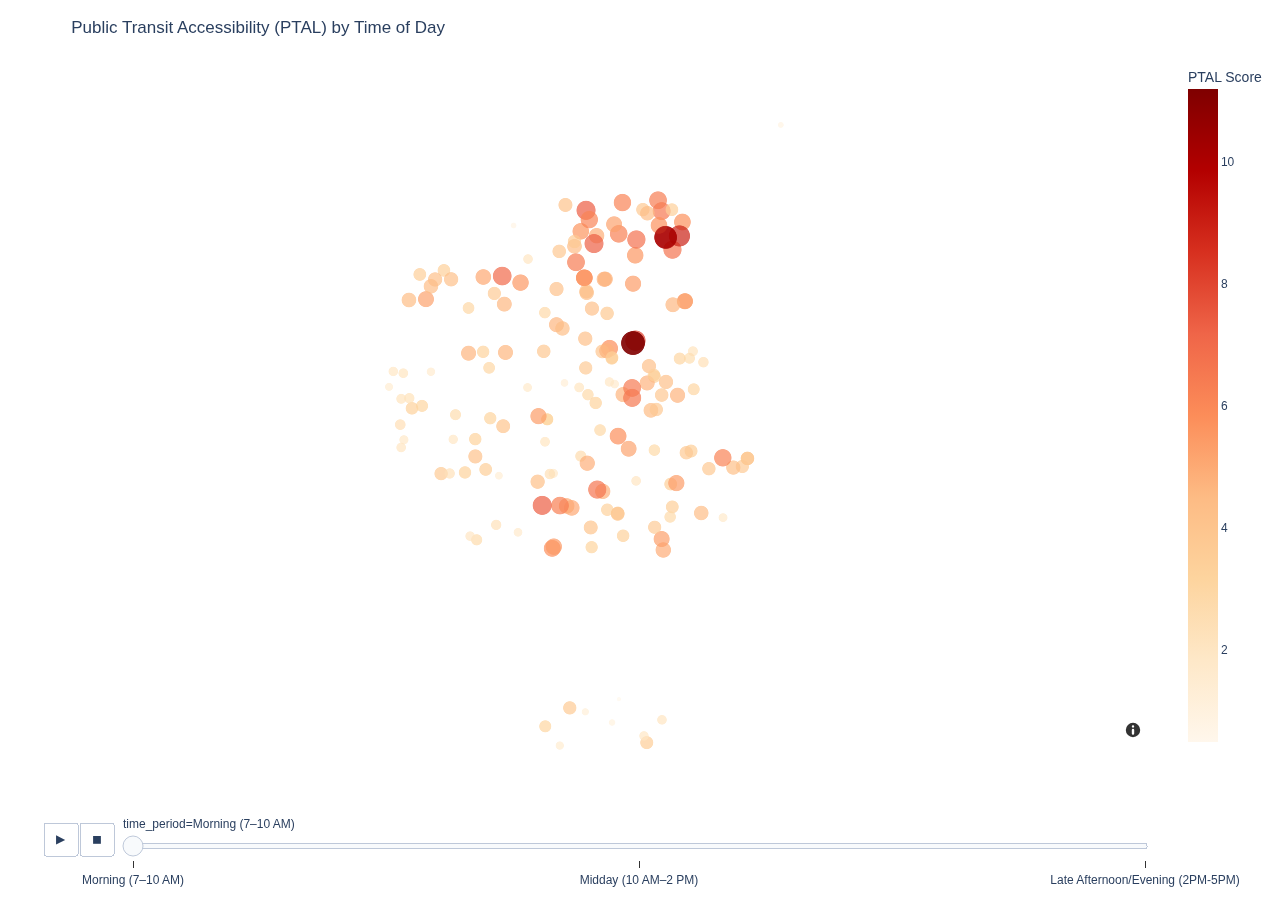
<file: viz/ptal_time_slider.html>
<html>
<head><meta charset="utf-8" /></head>
<body>
    <div>                        <script type="text/javascript">window.PlotlyConfig = {MathJaxConfig: 'local'};</script>
        <script charset="utf-8" src="https://cdn.plot.ly/plotly-2.35.2.min.js"></script>                <div id="a065cb73-2732-4ba4-859f-6afa52a8bc37" class="plotly-graph-div" style="height:100%; width:100%;"></div>            <script type="text/javascript">                                    window.PLOTLYENV=window.PLOTLYENV || {};                                    if (document.getElementById("a065cb73-2732-4ba4-859f-6afa52a8bc37")) {                    Plotly.newPlot(                        "a065cb73-2732-4ba4-859f-6afa52a8bc37",                        [{"customdata":[[6.739393141038329,37.79111,-122.406461],[4.094640964773527,37.71572,-122.434531],[2.07174186394135,37.75761,-122.498881],[4.701583450603428,37.7518,-122.423471],[2.6783144009298994,37.7350789,-122.4379593],[5.877034504348806,37.764362,-122.42808],[4.941608314029224,37.709589,-122.409619],[4.275808217660947,37.728149,-122.452783],[3.253950887681265,37.763396,-122.471458],[4.513592300151274,37.7475182,-122.4138822],[6.321655991609747,37.795425,-122.424926],[3.2795464908123972,37.7397,-122.474195],[1.894842633360382,37.7303982,-122.4473986],[1.858356436506586,37.73953,-122.498681],[3.365888949159327,37.748062,-122.495913],[3.8665088025568988,37.751661,-122.410176],[6.566654488790306,37.80158,-122.410191],[2.819885277926018,37.75176,-122.435511],[3.2697672823244215,37.73065,-122.477711],[2.708712008550453,37.712355,-122.473703],[5.645348731219292,37.7961,-122.437941],[3.5934486232128653,37.657249,-122.415312],[2.8367304061053575,37.6461,-122.429851],[2.1863391582275873,37.76356,-122.399461],[4.475996127911598,37.79203,-122.440121],[4.170939403460044,37.735,-122.474141],[3.701770933125461,37.77924,-122.467631],[5.799756203666369,37.71004,-122.447751],[3.463401348528662,37.784404,-122.493225],[3.873290949901425,37.79066,-122.445351],[4.90483110944631,37.794912,-122.4325241],[3.416391409764995,37.7855,-122.484951],[4.26861456223704,37.7830424,-122.4879631],[2.0581209790657637,37.78858,-122.456061],[6.616700323805887,37.750897,-122.420301],[4.671383675940923,37.77076,-122.446301],[3.769798360337382,37.79332,-122.440111],[2.015957635456102,37.713367,-122.4759608],[7.375228899699977,37.72171,-122.451191],[3.8239916774207563,37.7344682,-122.38075],[5.172971792633721,37.7771626,-122.4021339],[5.738848641086634,37.7834903,-122.4367564],[4.334759236597998,37.779419,-122.4359417],[3.69097871816438,37.7322903,-122.382487],[1.706855703145039,37.754654,-122.4263377],[3.9793961552646895,37.7193975,-122.4252899],[5.294470754307212,37.7771027,-122.4022522],[4.249115978036244,37.7798114,-122.4360438],[4.402990579435505,37.7196374,-122.396591],[4.25437070686243,37.7552191,-122.4087113],[5.7130901296480365,37.7835056,-122.4367267],[2.576544996577698,37.7616524,-122.4006309],[0.8420070572780622,37.8249469,-122.3692872],[3.0633066839276277,37.7450667,-122.4494926],[3.5599840814069985,37.7364804,-122.4000981],[3.8049425329602844,37.7359965,-122.4017209],[2.987668607825874,37.7590556,-122.4694286],[5.742390446662647,37.7986357,-122.4030636],[2.326059100703776,37.7508202,-122.4968334],[2.651618439231341,37.7463412,-122.48098],[4.2549512636357365,37.7830717,-122.4824845],[2.1114310969459664,37.7537317,-122.4385021],[1.392357489544929,37.7297706,-122.4660513],[2.9592047528857357,37.7752907,-122.4764898],[5.076154900336342,37.7210375,-122.4410599],[4.632934070665543,37.7761815,-122.4063527],[1.7590806094514808,37.7183949,-122.3891204],[4.752834881561093,37.7516127,-122.40474],[8.996243578770088,37.7948421,-122.4040925],[3.312450262255146,37.720541,-122.4288611],[3.459518890675287,37.7314644,-122.4706133],[10.127205652092309,37.7943805,-122.4087933],[2.4022766861401563,37.7605936,-122.3958391],[3.695695718092169,37.7590319,-122.436258],[3.078781860508636,37.7615671,-122.4039725],[3.4816706687415047,37.727501,-122.4070859],[2.8564562067978576,37.7185704,-122.4072834],[5.799557473299117,37.7405091,-122.4251396],[1.9871459527435387,37.7580809,-122.5023308],[6.422146867959412,37.8045342,-122.4114266],[4.622348244392248,37.7763477,-122.4642067],[6.198172391226382,37.8038962,-122.4236571],[3.4389179328752695,37.8019825,-122.40666],[7.090069549584346,37.7839526,-122.4649254],[3.359390691732784,37.7566892,-122.4126319],[4.2764307273676065,37.7319747,-122.385584],[5.259142778572524,37.777695,-122.4911041],[4.842032417080763,37.7331762,-122.4357388],[3.8589514850035074,37.7635476,-122.4506685],[3.2243675362986157,37.7103545,-122.434245],[4.732717624613412,37.7549502,-122.4151691],[3.2332926949870266,37.7453732,-122.4690348],[2.063147683136722,37.728363,-122.4189629],[6.46829511488303,37.7536063,-122.4203295],[5.021484243110534,37.721559,-122.4428008],[3.2794999259083886,37.7495267,-122.4328386],[5.715555013063456,37.7977196,-122.4111018],[4.707185278474279,37.7630309,-122.4764926],[3.82761869390646,37.7738279,-122.4289072],[2.3278885926524198,37.7164146,-122.4669987],[5.19048103088169,37.7370837,-122.4215168],[4.460812851593486,37.7774682,-122.4969551],[3.752857704708404,37.7303304,-122.4859104],[1.6205734030105488,37.7579858,-122.4893951],[3.784697801795498,37.7477388,-122.4120599],[5.504153988397986,37.7105112,-122.4472153],[2.347559835549922,37.7303776,-122.4829569],[7.404889226256334,37.8017976,-122.4361504],[8.273358106181577,37.766442,-122.4191866],[4.258867977602074,37.7669867,-122.4364351],[2.09815192117629,37.7389868,-122.4502293],[2.909613511256469,37.7421684,-122.431348],[3.35594314323906,37.761619,-122.4273211],[4.848896376419511,37.7255225,-122.4304212],[2.8916345916902615,37.774031,-122.4502887],[4.225964844933332,37.775144,-122.4340999],[2.862664611620289,37.7367154,-122.4126839],[5.417976415076171,37.727766,-122.4051495],[4.414165311730402,37.7811796,-122.4894152],[4.702647922745711,37.7831483,-122.4295369],[5.59180996347837,37.7895985,-122.4192519],[3.115285663497411,37.748732,-122.4924584],[1.3555052944891315,37.7549563,-122.443558],[5.556470078713154,37.7821772,-122.4586387],[6.700831418051268,37.7260123,-122.4323105],[4.00606387725299,37.7635027,-122.4305621],[1.7460039834106436,37.753725,-122.4562406],[1.704427806587801,37.7143898,-122.4595164],[5.257308011749468,37.7980193,-122.4265077],[3.861539603451109,37.7344511,-122.3807145],[6.8024461289484535,37.7938814,-122.418881],[3.0706995017262635,37.7532451,-122.3991758],[2.424041039032425,37.730236,-122.4485639],[5.081673756096245,37.7837055,-122.4714302],[2.0473448589821115,37.7374502,-122.4996276],[5.31547880450234,37.7125871,-122.4102145],[3.680668872904617,37.7157655,-122.4125833],[4.071634306376353,37.7432084,-122.4645963],[6.449525548709118,37.7877144,-122.439604],[2.171504238972123,37.7506521,-122.4995911],[4.222405133417673,37.7595257,-122.414529],[5.391638697499497,37.7818868,-122.4200019],[4.684893749089149,37.7632389,-122.4638025],[4.134225807049181,37.803251,-122.4432221],[4.770198285950248,37.7636914,-122.4290458],[4.19334275953654,37.7804433,-122.4462897],[3.4887451989374547,37.7213071,-122.4065365],[3.792931690721555,37.7316708,-122.3939737],[3.783518504323906,37.8019867,-122.4166393],[3.8276350741792786,37.7195505,-122.4252771],[1.9522958126345136,37.7396549,-122.4817341],[4.347561351747696,37.7697539,-122.444258],[3.4164432629229062,37.7618256,-122.4272245],[3.060807765906569,37.7450864,-122.4494209],[6.170057827631045,37.7992666,-122.4350399],[7.342894249088912,37.7927856,-122.4334298],[1.4824595558266749,37.7538828,-122.5037794],[4.803274427898609,37.783112,-122.4299119],[1.9594330299779932,37.7552214,-122.4281184],[3.366475514541944,37.7571306,-122.4128545],[4.4157976511231265,37.8009954,-122.4151018],[3.3450266717023664,37.7134569,-122.423419],[0.8075678472605983,37.797674,-122.461031],[6.390463379733164,37.7216629,-122.445098],[6.199737062852293,37.7346312,-122.3891981],[10.10718449020562,37.7945321,-122.4088682],[3.0945100606360203,37.6616824,-122.450159],[1.4637439365064102,37.6499578,-122.4359041],[1.5514522684652523,37.6564651,-122.4451588],[3.7117227618444115,37.6667039,-122.4417522],[1.867911006665507,37.6509519,-122.4268918],[0.9903382116264735,37.6627309,-122.4272172],[1.5623109409196732,37.6460593,-122.4332276],[2.0588524936788466,37.6477807,-122.4270623],[1.958890729799414,37.6590841,-122.4162519],[1.2129453259946177,37.6656365,-122.436402],[2.1373631026445925,37.64434,-122.461137],[2.0359107029253964,37.6634583,-122.4100863],[0.487441114953177,37.669077,-122.4248517],[5.416294115556923,37.7459434,-122.4524854],[11.020374442446203,37.7657922,-122.420021],[2.4773415476984515,37.7436396,-122.4999509],[11.193129162986052,37.7657574,-122.4200305]],"hovertemplate":"\u003cb\u003e%{hovertext}\u003c\u002fb\u003e\u003cbr\u003e\u003cbr\u003etime_period=Morning (7–10 AM)\u003cbr\u003eptal_score=%{marker.color}\u003cextra\u003e\u003c\u002fextra\u003e","hovertext":["ECOLE NOTRE DAME DES VICTOIRES SCHOOL","SCHOOL OF THE EPIPHANY","HOLY NAME ELEMENTARY SCHOOL","ICA CRISTO REY","ST JOHN THE EVANGELIST SCHOOL","MISSION DOLORES ACADEMY","OUR LADY OF THE VISITACION SCHOOL","ARCHBISHOP RIORDAN HIGH SCHOOL","ST ANNE ELEMENTARY SCHOOL","ST ANTHONY - IMMACULATE CONCEPTION SCHOOL","ST BRIGID SCHOOL","ST CECILIA SCHOOL","ST FINN BARR CATHOLIC SCHOOL","ST GABRIEL ELEMENTARY SCHOOL","ST IGNATIUS COLLEGE PREPARATORY","ST PETER'S SCHOOL","STS PETER & PAUL SCHOOL","ST PHILIP SCHOOL","ST STEPHEN SCHOOL","ST THOMAS MORE ELEMENTARY SCHOOL","ST VINCENT DE PAUL SCHOOL","ALL SOULS CATHOLIC ELEMENTARY SCHOOL","ST VERONICA CATHOLIC SCHOOL","LIVE OAK SCHOOL","TOWN SCHOOL FOR BOYS","WEST PORTAL LUTHERAN SCHOOL","ZION LUTHERAN SCHOOL","SAN FRANCISCO CHRISTIAN SCHOOL","KATHERINE DELMAR BURKE SCHOOL","SAN FRANCISCO UNIVERSITY HIGH SCHOOL","HAMLIN SCHOOL","KITTREDGE SCHOOL","MOTHER GOOSE SCHOOL","PRESIDIO HILL SCHOOL","SYNERGY SCHOOL","URBAN SCHOOL OF SAN FRANCISCO","HILLWOOD ACADEMIC DAY SCHOOL","THE BRANDEIS SCHOOL OF SAN FRANCISCO","SAN FRANCISCO ADVENTIST SCHOOL","KIPP BAYVIEW ELEMENTARY","FIVE KEYS ADULT SCHOOL (SF SHERIFF'S)","KIPP SAN FRANCISCO BAY ACADEMY","GATEWAY MIDDLE","KIPP SAN FRANCISCO COLLEGE PREPARATORY","THOMAS EDISON CHARTER ACADEMY","CITY ARTS & LEADERSHIP ACADEMY","FIVE KEYS INDEPENDENCE HS (SF SHERIFF'S)","CREATIVE ARTS CHARTER","KIPP BAYVIEW ACADEMY","MISSION PREPARATORY","GATEWAY HIGH","THE NEW SCHOOL OF SAN FRANCISCO","LIFE LEARNING ACADEMY CHARTER","ASAWA (RUTH) SF SCH OF THE ARTS A PUBLIC SCHOOL","BROWN JR. (WILLIE L) MIDDLE","MARSHALL (THURGOOD) HIGH","YU (ALICE FONG) ELEMENTARY","CHIN (JOHN YEHALL) ELEMENTARY","GIANNINI (A.P.) MIDDLE","LINCOLN (ABRAHAM) HIGH","ALAMO ELEMENTARY","ALVARADO ELEMENTARY","APTOS MIDDLE","ARGONNE ELEMENTARY","BALBOA HIGH","CARMICHAEL (BESSIE)\u002fFEC","HARTE (BRET) ELEMENTARY","BRYANT ELEMENTARY","LEE (EDWIN AND ANITA) NEWCOMER","CLEVELAND ELEMENTARY","SLOAT (COMMODORE) ELEMENTARY","LAU (GORDON J.) ELEMENTARY","WEBSTER (DANIEL) ELEMENTARY","MILK (HARVEY) CIVIL RIGHTS ELEMENTARY","DOWNTOWN HIGH","TAYLOR (EDWARD R.) ELEMENTARY","EL DORADO ELEMENTARY","HUERTA (DOLORES) ELEMENTARY","KEY (FRANCIS SCOTT) ELEMENTARY","FRANCISCO MIDDLE","MCCOPPIN (FRANK) ELEMENTARY","GALILEO HIGH","GARFIELD ELEMENTARY","PEABODY (GEORGE) ELEMENTARY","MOSCONE (GEORGE R.) ELEMENTARY","CARVER (GEORGE WASHINGTON) ELEMENTARY","WASHINGTON (GEORGE) HIGH","GLEN PARK ELEMENTARY","GRATTAN ELEMENTARY","GUADALUPE ELEMENTARY","CHAVEZ (CESAR) ELEMENTARY","HOOVER (HERBERT) MIDDLE","HILLCREST ELEMENTARY","BUENA VISTA\u002f HORACE MANN K-8","DENMAN (JAMES) MIDDLE","LICK (JAMES) MIDDLE","PARKER (JEAN) ELEMENTARY","JEFFERSON ELEMENTARY","MUIR (JOHN) ELEMENTARY","ORTEGA (JOSE) ELEMENTARY","SERRA (JUNIPERO) ELEMENTARY","LAFAYETTE ELEMENTARY","LAKESHORE ALTERNATIVE ELEMENTARY","LAWTON ALTERNATIVE","FLYNN (LEONARD R.) ELEMENTARY","LONGFELLOW ELEMENTARY","LOWELL HIGH","MARINA MIDDLE","MARSHALL ELEMENTARY","MCKINLEY ELEMENTARY","MIRALOMA ELEMENTARY","MISSION EDUCATION CENTER","MISSION HIGH","MONROE ELEMENTARY","NEW TRADITIONS ELEMENTARY","WELLS (IDA B.) HIGH","REVERE (PAUL) ELEMENTARY","KING JR. (MARTIN LUTHER) ACADEMIC MIDDLE","PRESIDIO MIDDLE","PARKS (ROSA) ELEMENTARY","REDDING ELEMENTARY","STEVENSON (ROBERT LOUIS) ELEMENTARY","ROOFTOP ELEMENTARY","ROOSEVELT MIDDLE","SAN FRANCISCO COMMUNITY ALTERNATIVE","SANCHEZ ELEMENTARY","CLARENDON ALTERNATIVE ELEMENTARY","SHERIDAN ELEMENTARY","SHERMAN ELEMENTARY","MALCOLM X ACADEMY","SPRING VALLEY ELEMENTARY","KING (THOMAS STARR) ELEMENTARY","SUNNYSIDE ELEMENTARY","SUTRO ELEMENTARY","ULLOA ELEMENTARY","VISITACION VALLEY ELEMENTARY","VISITACION VALLEY MIDDLE","WEST PORTAL ELEMENTARY","COBB (WILLIAM L.) ELEMENTARY","SUNSET ELEMENTARY","O'CONNELL (JOHN) HIGH","TENDERLOIN COMMUNITY","INDEPENDENCE HIGH","LILIENTHAL (CLAIRE) ELEMENTARY","EVERETT MIDDLE","WALLENBERG (RAOUL) TRADITIONAL HIGH","BURTON (PHILLIP AND SALA) ACADEMIC HIGH","DREW (CHARLES) COLLEGE PREPARATORY ACADEMY","YICK WO ELEMENTARY","JORDAN (JUNE) SCHOOL FOR EQUITY","FEINSTEIN (DIANNE) ELEMENTARY","CHINESE IMMERSION SCHOOL AT DEAVILA","S.F. INTERNATIONAL HIGH","ACADEMY (THE)- SF @MCATEER","TULE ELK PARK CHILDREN CENTER","SAN FRANCISCO PUBLIC MONTESSORI","NORIEGA CHILDREN CENTER","WEILL (RAPHAEL) CHILDREN CENTER","MAHLER (THERESA S.) CHILDREN CENTER","LAS AMERICAS CHILDREN CENTER","COOPER (SARAH B.) CHILDREN CENTER","MCLAREN (JOHN) CHILDREN CENTERS","PRESIDIO EARLY ED.","SAN MIGUEL CHILDREN CENTER","HAVARD (LEOLA M.) EARLY EDUCATION","STOCKTON (COMMODORE) CHILDREN CENTER","ALTA LOMA MIDDLE","BADEN HIGH (CONTINUATION)","BURI BURI ELEMENTARY","EL CAMINO HIGH","LOS CERRITOS ELEMENTARY","PARKWAY HEIGHTS MIDDLE","PONDEROSA ELEMENTARY","SOUTH SAN FRANCISCO HIGH","SPRUCE ELEMENTARY","SUNSHINE GARDENS ELEMENTARY","WESTBOROUGH MIDDLE","MARTIN ELEMENTARY","HILLSIDE ELEMENTARY","S.F. COUNTY COURT WOODSIDE LEARNING CTR","S.F. COUNTY OPPORTUNITY (HILLTOP)","S.F. COUNTY SPECIAL EDUCATION","S.F. COUNTY CIVIC CENTER SECONDARY"],"lat":[37.79111,37.71572,37.75761,37.7518,37.7350789,37.764362,37.709589,37.728149,37.763396,37.7475182,37.795425,37.7397,37.7303982,37.73953,37.748062,37.751661,37.80158,37.75176,37.73065,37.712355,37.7961,37.657249,37.6461,37.76356,37.79203,37.735,37.77924,37.71004,37.784404,37.79066,37.794912,37.7855,37.7830424,37.78858,37.750897,37.77076,37.79332,37.713367,37.72171,37.7344682,37.7771626,37.7834903,37.779419,37.7322903,37.754654,37.7193975,37.7771027,37.7798114,37.7196374,37.7552191,37.7835056,37.7616524,37.8249469,37.7450667,37.7364804,37.7359965,37.7590556,37.7986357,37.7508202,37.7463412,37.7830717,37.7537317,37.7297706,37.7752907,37.7210375,37.7761815,37.7183949,37.7516127,37.7948421,37.720541,37.7314644,37.7943805,37.7605936,37.7590319,37.7615671,37.727501,37.7185704,37.7405091,37.7580809,37.8045342,37.7763477,37.8038962,37.8019825,37.7839526,37.7566892,37.7319747,37.777695,37.7331762,37.7635476,37.7103545,37.7549502,37.7453732,37.728363,37.7536063,37.721559,37.7495267,37.7977196,37.7630309,37.7738279,37.7164146,37.7370837,37.7774682,37.7303304,37.7579858,37.7477388,37.7105112,37.7303776,37.8017976,37.766442,37.7669867,37.7389868,37.7421684,37.761619,37.7255225,37.774031,37.775144,37.7367154,37.727766,37.7811796,37.7831483,37.7895985,37.748732,37.7549563,37.7821772,37.7260123,37.7635027,37.753725,37.7143898,37.7980193,37.7344511,37.7938814,37.7532451,37.730236,37.7837055,37.7374502,37.7125871,37.7157655,37.7432084,37.7877144,37.7506521,37.7595257,37.7818868,37.7632389,37.803251,37.7636914,37.7804433,37.7213071,37.7316708,37.8019867,37.7195505,37.7396549,37.7697539,37.7618256,37.7450864,37.7992666,37.7927856,37.7538828,37.783112,37.7552214,37.7571306,37.8009954,37.7134569,37.797674,37.7216629,37.7346312,37.7945321,37.6616824,37.6499578,37.6564651,37.6667039,37.6509519,37.6627309,37.6460593,37.6477807,37.6590841,37.6656365,37.64434,37.6634583,37.669077,37.7459434,37.7657922,37.7436396,37.7657574],"legendgroup":"","lon":[-122.406461,-122.434531,-122.498881,-122.423471,-122.4379593,-122.42808,-122.409619,-122.452783,-122.471458,-122.4138822,-122.424926,-122.474195,-122.4473986,-122.498681,-122.495913,-122.410176,-122.410191,-122.435511,-122.477711,-122.473703,-122.437941,-122.415312,-122.429851,-122.399461,-122.440121,-122.474141,-122.467631,-122.447751,-122.493225,-122.445351,-122.4325241,-122.484951,-122.4879631,-122.456061,-122.420301,-122.446301,-122.440111,-122.4759608,-122.451191,-122.38075,-122.4021339,-122.4367564,-122.4359417,-122.382487,-122.4263377,-122.4252899,-122.4022522,-122.4360438,-122.396591,-122.4087113,-122.4367267,-122.4006309,-122.3692872,-122.4494926,-122.4000981,-122.4017209,-122.4694286,-122.4030636,-122.4968334,-122.48098,-122.4824845,-122.4385021,-122.4660513,-122.4764898,-122.4410599,-122.4063527,-122.3891204,-122.40474,-122.4040925,-122.4288611,-122.4706133,-122.4087933,-122.3958391,-122.436258,-122.4039725,-122.4070859,-122.4072834,-122.4251396,-122.5023308,-122.4114266,-122.4642067,-122.4236571,-122.40666,-122.4649254,-122.4126319,-122.385584,-122.4911041,-122.4357388,-122.4506685,-122.434245,-122.4151691,-122.4690348,-122.4189629,-122.4203295,-122.4428008,-122.4328386,-122.4111018,-122.4764926,-122.4289072,-122.4669987,-122.4215168,-122.4969551,-122.4859104,-122.4893951,-122.4120599,-122.4472153,-122.4829569,-122.4361504,-122.4191866,-122.4364351,-122.4502293,-122.431348,-122.4273211,-122.4304212,-122.4502887,-122.4340999,-122.4126839,-122.4051495,-122.4894152,-122.4295369,-122.4192519,-122.4924584,-122.443558,-122.4586387,-122.4323105,-122.4305621,-122.4562406,-122.4595164,-122.4265077,-122.3807145,-122.418881,-122.3991758,-122.4485639,-122.4714302,-122.4996276,-122.4102145,-122.4125833,-122.4645963,-122.439604,-122.4995911,-122.414529,-122.4200019,-122.4638025,-122.4432221,-122.4290458,-122.4462897,-122.4065365,-122.3939737,-122.4166393,-122.4252771,-122.4817341,-122.444258,-122.4272245,-122.4494209,-122.4350399,-122.4334298,-122.5037794,-122.4299119,-122.4281184,-122.4128545,-122.4151018,-122.423419,-122.461031,-122.445098,-122.3891981,-122.4088682,-122.450159,-122.4359041,-122.4451588,-122.4417522,-122.4268918,-122.4272172,-122.4332276,-122.4270623,-122.4162519,-122.436402,-122.461137,-122.4100863,-122.4248517,-122.4524854,-122.420021,-122.4999509,-122.4200305],"marker":{"color":[6.739393141038329,4.094640964773527,2.07174186394135,4.701583450603428,2.6783144009298994,5.877034504348806,4.941608314029224,4.275808217660947,3.253950887681265,4.513592300151274,6.321655991609747,3.2795464908123972,1.894842633360382,1.858356436506586,3.365888949159327,3.8665088025568988,6.566654488790306,2.819885277926018,3.2697672823244215,2.708712008550453,5.645348731219292,3.5934486232128653,2.8367304061053575,2.1863391582275873,4.475996127911598,4.170939403460044,3.701770933125461,5.799756203666369,3.463401348528662,3.873290949901425,4.90483110944631,3.416391409764995,4.26861456223704,2.0581209790657637,6.616700323805887,4.671383675940923,3.769798360337382,2.015957635456102,7.375228899699977,3.8239916774207563,5.172971792633721,5.738848641086634,4.334759236597998,3.69097871816438,1.706855703145039,3.9793961552646895,5.294470754307212,4.249115978036244,4.402990579435505,4.25437070686243,5.7130901296480365,2.576544996577698,0.8420070572780622,3.0633066839276277,3.5599840814069985,3.8049425329602844,2.987668607825874,5.742390446662647,2.326059100703776,2.651618439231341,4.2549512636357365,2.1114310969459664,1.392357489544929,2.9592047528857357,5.076154900336342,4.632934070665543,1.7590806094514808,4.752834881561093,8.996243578770088,3.312450262255146,3.459518890675287,10.127205652092309,2.4022766861401563,3.695695718092169,3.078781860508636,3.4816706687415047,2.8564562067978576,5.799557473299117,1.9871459527435387,6.422146867959412,4.622348244392248,6.198172391226382,3.4389179328752695,7.090069549584346,3.359390691732784,4.2764307273676065,5.259142778572524,4.842032417080763,3.8589514850035074,3.2243675362986157,4.732717624613412,3.2332926949870266,2.063147683136722,6.46829511488303,5.021484243110534,3.2794999259083886,5.715555013063456,4.707185278474279,3.82761869390646,2.3278885926524198,5.19048103088169,4.460812851593486,3.752857704708404,1.6205734030105488,3.784697801795498,5.504153988397986,2.347559835549922,7.404889226256334,8.273358106181577,4.258867977602074,2.09815192117629,2.909613511256469,3.35594314323906,4.848896376419511,2.8916345916902615,4.225964844933332,2.862664611620289,5.417976415076171,4.414165311730402,4.702647922745711,5.59180996347837,3.115285663497411,1.3555052944891315,5.556470078713154,6.700831418051268,4.00606387725299,1.7460039834106436,1.704427806587801,5.257308011749468,3.861539603451109,6.8024461289484535,3.0706995017262635,2.424041039032425,5.081673756096245,2.0473448589821115,5.31547880450234,3.680668872904617,4.071634306376353,6.449525548709118,2.171504238972123,4.222405133417673,5.391638697499497,4.684893749089149,4.134225807049181,4.770198285950248,4.19334275953654,3.4887451989374547,3.792931690721555,3.783518504323906,3.8276350741792786,1.9522958126345136,4.347561351747696,3.4164432629229062,3.060807765906569,6.170057827631045,7.342894249088912,1.4824595558266749,4.803274427898609,1.9594330299779932,3.366475514541944,4.4157976511231265,3.3450266717023664,0.8075678472605983,6.390463379733164,6.199737062852293,10.10718449020562,3.0945100606360203,1.4637439365064102,1.5514522684652523,3.7117227618444115,1.867911006665507,0.9903382116264735,1.5623109409196732,2.0588524936788466,1.958890729799414,1.2129453259946177,2.1373631026445925,2.0359107029253964,0.487441114953177,5.416294115556923,11.020374442446203,2.4773415476984515,11.193129162986052],"coloraxis":"coloraxis","size":[6.739393141038329,4.094640964773527,2.07174186394135,4.701583450603428,2.6783144009298994,5.877034504348806,4.941608314029224,4.275808217660947,3.253950887681265,4.513592300151274,6.321655991609747,3.2795464908123972,1.894842633360382,1.858356436506586,3.365888949159327,3.8665088025568988,6.566654488790306,2.819885277926018,3.2697672823244215,2.708712008550453,5.645348731219292,3.5934486232128653,2.8367304061053575,2.1863391582275873,4.475996127911598,4.170939403460044,3.701770933125461,5.799756203666369,3.463401348528662,3.873290949901425,4.90483110944631,3.416391409764995,4.26861456223704,2.0581209790657637,6.616700323805887,4.671383675940923,3.769798360337382,2.015957635456102,7.375228899699977,3.8239916774207563,5.172971792633721,5.738848641086634,4.334759236597998,3.69097871816438,1.706855703145039,3.9793961552646895,5.294470754307212,4.249115978036244,4.402990579435505,4.25437070686243,5.7130901296480365,2.576544996577698,0.8420070572780622,3.0633066839276277,3.5599840814069985,3.8049425329602844,2.987668607825874,5.742390446662647,2.326059100703776,2.651618439231341,4.2549512636357365,2.1114310969459664,1.392357489544929,2.9592047528857357,5.076154900336342,4.632934070665543,1.7590806094514808,4.752834881561093,8.996243578770088,3.312450262255146,3.459518890675287,10.127205652092309,2.4022766861401563,3.695695718092169,3.078781860508636,3.4816706687415047,2.8564562067978576,5.799557473299117,1.9871459527435387,6.422146867959412,4.622348244392248,6.198172391226382,3.4389179328752695,7.090069549584346,3.359390691732784,4.2764307273676065,5.259142778572524,4.842032417080763,3.8589514850035074,3.2243675362986157,4.732717624613412,3.2332926949870266,2.063147683136722,6.46829511488303,5.021484243110534,3.2794999259083886,5.715555013063456,4.707185278474279,3.82761869390646,2.3278885926524198,5.19048103088169,4.460812851593486,3.752857704708404,1.6205734030105488,3.784697801795498,5.504153988397986,2.347559835549922,7.404889226256334,8.273358106181577,4.258867977602074,2.09815192117629,2.909613511256469,3.35594314323906,4.848896376419511,2.8916345916902615,4.225964844933332,2.862664611620289,5.417976415076171,4.414165311730402,4.702647922745711,5.59180996347837,3.115285663497411,1.3555052944891315,5.556470078713154,6.700831418051268,4.00606387725299,1.7460039834106436,1.704427806587801,5.257308011749468,3.861539603451109,6.8024461289484535,3.0706995017262635,2.424041039032425,5.081673756096245,2.0473448589821115,5.31547880450234,3.680668872904617,4.071634306376353,6.449525548709118,2.171504238972123,4.222405133417673,5.391638697499497,4.684893749089149,4.134225807049181,4.770198285950248,4.19334275953654,3.4887451989374547,3.792931690721555,3.783518504323906,3.8276350741792786,1.9522958126345136,4.347561351747696,3.4164432629229062,3.060807765906569,6.170057827631045,7.342894249088912,1.4824595558266749,4.803274427898609,1.9594330299779932,3.366475514541944,4.4157976511231265,3.3450266717023664,0.8075678472605983,6.390463379733164,6.199737062852293,10.10718449020562,3.0945100606360203,1.4637439365064102,1.5514522684652523,3.7117227618444115,1.867911006665507,0.9903382116264735,1.5623109409196732,2.0588524936788466,1.958890729799414,1.2129453259946177,2.1373631026445925,2.0359107029253964,0.487441114953177,5.416294115556923,11.020374442446203,2.4773415476984515,11.193129162986052],"sizemode":"area","sizeref":0.036683640668366},"mode":"markers","name":"","showlegend":false,"subplot":"mapbox","type":"scattermapbox"}],                        {"template":{"data":{"histogram2dcontour":[{"type":"histogram2dcontour","colorbar":{"outlinewidth":0,"ticks":""},"colorscale":[[0.0,"#0d0887"],[0.1111111111111111,"#46039f"],[0.2222222222222222,"#7201a8"],[0.3333333333333333,"#9c179e"],[0.4444444444444444,"#bd3786"],[0.5555555555555556,"#d8576b"],[0.6666666666666666,"#ed7953"],[0.7777777777777778,"#fb9f3a"],[0.8888888888888888,"#fdca26"],[1.0,"#f0f921"]]}],"choropleth":[{"type":"choropleth","colorbar":{"outlinewidth":0,"ticks":""}}],"histogram2d":[{"type":"histogram2d","colorbar":{"outlinewidth":0,"ticks":""},"colorscale":[[0.0,"#0d0887"],[0.1111111111111111,"#46039f"],[0.2222222222222222,"#7201a8"],[0.3333333333333333,"#9c179e"],[0.4444444444444444,"#bd3786"],[0.5555555555555556,"#d8576b"],[0.6666666666666666,"#ed7953"],[0.7777777777777778,"#fb9f3a"],[0.8888888888888888,"#fdca26"],[1.0,"#f0f921"]]}],"heatmap":[{"type":"heatmap","colorbar":{"outlinewidth":0,"ticks":""},"colorscale":[[0.0,"#0d0887"],[0.1111111111111111,"#46039f"],[0.2222222222222222,"#7201a8"],[0.3333333333333333,"#9c179e"],[0.4444444444444444,"#bd3786"],[0.5555555555555556,"#d8576b"],[0.6666666666666666,"#ed7953"],[0.7777777777777778,"#fb9f3a"],[0.8888888888888888,"#fdca26"],[1.0,"#f0f921"]]}],"heatmapgl":[{"type":"heatmapgl","colorbar":{"outlinewidth":0,"ticks":""},"colorscale":[[0.0,"#0d0887"],[0.1111111111111111,"#46039f"],[0.2222222222222222,"#7201a8"],[0.3333333333333333,"#9c179e"],[0.4444444444444444,"#bd3786"],[0.5555555555555556,"#d8576b"],[0.6666666666666666,"#ed7953"],[0.7777777777777778,"#fb9f3a"],[0.8888888888888888,"#fdca26"],[1.0,"#f0f921"]]}],"contourcarpet":[{"type":"contourcarpet","colorbar":{"outlinewidth":0,"ticks":""}}],"contour":[{"type":"contour","colorbar":{"outlinewidth":0,"ticks":""},"colorscale":[[0.0,"#0d0887"],[0.1111111111111111,"#46039f"],[0.2222222222222222,"#7201a8"],[0.3333333333333333,"#9c179e"],[0.4444444444444444,"#bd3786"],[0.5555555555555556,"#d8576b"],[0.6666666666666666,"#ed7953"],[0.7777777777777778,"#fb9f3a"],[0.8888888888888888,"#fdca26"],[1.0,"#f0f921"]]}],"surface":[{"type":"surface","colorbar":{"outlinewidth":0,"ticks":""},"colorscale":[[0.0,"#0d0887"],[0.1111111111111111,"#46039f"],[0.2222222222222222,"#7201a8"],[0.3333333333333333,"#9c179e"],[0.4444444444444444,"#bd3786"],[0.5555555555555556,"#d8576b"],[0.6666666666666666,"#ed7953"],[0.7777777777777778,"#fb9f3a"],[0.8888888888888888,"#fdca26"],[1.0,"#f0f921"]]}],"mesh3d":[{"type":"mesh3d","colorbar":{"outlinewidth":0,"ticks":""}}],"scatter":[{"fillpattern":{"fillmode":"overlay","size":10,"solidity":0.2},"type":"scatter"}],"parcoords":[{"type":"parcoords","line":{"colorbar":{"outlinewidth":0,"ticks":""}}}],"scatterpolargl":[{"type":"scatterpolargl","marker":{"colorbar":{"outlinewidth":0,"ticks":""}}}],"bar":[{"error_x":{"color":"#2a3f5f"},"error_y":{"color":"#2a3f5f"},"marker":{"line":{"color":"#E5ECF6","width":0.5},"pattern":{"fillmode":"overlay","size":10,"solidity":0.2}},"type":"bar"}],"scattergeo":[{"type":"scattergeo","marker":{"colorbar":{"outlinewidth":0,"ticks":""}}}],"scatterpolar":[{"type":"scatterpolar","marker":{"colorbar":{"outlinewidth":0,"ticks":""}}}],"histogram":[{"marker":{"pattern":{"fillmode":"overlay","size":10,"solidity":0.2}},"type":"histogram"}],"scattergl":[{"type":"scattergl","marker":{"colorbar":{"outlinewidth":0,"ticks":""}}}],"scatter3d":[{"type":"scatter3d","line":{"colorbar":{"outlinewidth":0,"ticks":""}},"marker":{"colorbar":{"outlinewidth":0,"ticks":""}}}],"scattermapbox":[{"type":"scattermapbox","marker":{"colorbar":{"outlinewidth":0,"ticks":""}}}],"scatterternary":[{"type":"scatterternary","marker":{"colorbar":{"outlinewidth":0,"ticks":""}}}],"scattercarpet":[{"type":"scattercarpet","marker":{"colorbar":{"outlinewidth":0,"ticks":""}}}],"carpet":[{"aaxis":{"endlinecolor":"#2a3f5f","gridcolor":"white","linecolor":"white","minorgridcolor":"white","startlinecolor":"#2a3f5f"},"baxis":{"endlinecolor":"#2a3f5f","gridcolor":"white","linecolor":"white","minorgridcolor":"white","startlinecolor":"#2a3f5f"},"type":"carpet"}],"table":[{"cells":{"fill":{"color":"#EBF0F8"},"line":{"color":"white"}},"header":{"fill":{"color":"#C8D4E3"},"line":{"color":"white"}},"type":"table"}],"barpolar":[{"marker":{"line":{"color":"#E5ECF6","width":0.5},"pattern":{"fillmode":"overlay","size":10,"solidity":0.2}},"type":"barpolar"}],"pie":[{"automargin":true,"type":"pie"}]},"layout":{"autotypenumbers":"strict","colorway":["#636efa","#EF553B","#00cc96","#ab63fa","#FFA15A","#19d3f3","#FF6692","#B6E880","#FF97FF","#FECB52"],"font":{"color":"#2a3f5f"},"hovermode":"closest","hoverlabel":{"align":"left"},"paper_bgcolor":"white","plot_bgcolor":"#E5ECF6","polar":{"bgcolor":"#E5ECF6","angularaxis":{"gridcolor":"white","linecolor":"white","ticks":""},"radialaxis":{"gridcolor":"white","linecolor":"white","ticks":""}},"ternary":{"bgcolor":"#E5ECF6","aaxis":{"gridcolor":"white","linecolor":"white","ticks":""},"baxis":{"gridcolor":"white","linecolor":"white","ticks":""},"caxis":{"gridcolor":"white","linecolor":"white","ticks":""}},"coloraxis":{"colorbar":{"outlinewidth":0,"ticks":""}},"colorscale":{"sequential":[[0.0,"#0d0887"],[0.1111111111111111,"#46039f"],[0.2222222222222222,"#7201a8"],[0.3333333333333333,"#9c179e"],[0.4444444444444444,"#bd3786"],[0.5555555555555556,"#d8576b"],[0.6666666666666666,"#ed7953"],[0.7777777777777778,"#fb9f3a"],[0.8888888888888888,"#fdca26"],[1.0,"#f0f921"]],"sequentialminus":[[0.0,"#0d0887"],[0.1111111111111111,"#46039f"],[0.2222222222222222,"#7201a8"],[0.3333333333333333,"#9c179e"],[0.4444444444444444,"#bd3786"],[0.5555555555555556,"#d8576b"],[0.6666666666666666,"#ed7953"],[0.7777777777777778,"#fb9f3a"],[0.8888888888888888,"#fdca26"],[1.0,"#f0f921"]],"diverging":[[0,"#8e0152"],[0.1,"#c51b7d"],[0.2,"#de77ae"],[0.3,"#f1b6da"],[0.4,"#fde0ef"],[0.5,"#f7f7f7"],[0.6,"#e6f5d0"],[0.7,"#b8e186"],[0.8,"#7fbc41"],[0.9,"#4d9221"],[1,"#276419"]]},"xaxis":{"gridcolor":"white","linecolor":"white","ticks":"","title":{"standoff":15},"zerolinecolor":"white","automargin":true,"zerolinewidth":2},"yaxis":{"gridcolor":"white","linecolor":"white","ticks":"","title":{"standoff":15},"zerolinecolor":"white","automargin":true,"zerolinewidth":2},"scene":{"xaxis":{"backgroundcolor":"#E5ECF6","gridcolor":"white","linecolor":"white","showbackground":true,"ticks":"","zerolinecolor":"white","gridwidth":2},"yaxis":{"backgroundcolor":"#E5ECF6","gridcolor":"white","linecolor":"white","showbackground":true,"ticks":"","zerolinecolor":"white","gridwidth":2},"zaxis":{"backgroundcolor":"#E5ECF6","gridcolor":"white","linecolor":"white","showbackground":true,"ticks":"","zerolinecolor":"white","gridwidth":2}},"shapedefaults":{"line":{"color":"#2a3f5f"}},"annotationdefaults":{"arrowcolor":"#2a3f5f","arrowhead":0,"arrowwidth":1},"geo":{"bgcolor":"white","landcolor":"#E5ECF6","subunitcolor":"white","showland":true,"showlakes":true,"lakecolor":"white"},"title":{"x":0.05},"mapbox":{"style":"light"}}},"mapbox":{"domain":{"x":[0.0,1.0],"y":[0.0,1.0]},"center":{"lat":37.74896760874317,"lon":-122.43770758415299},"zoom":11,"style":"carto-positron"},"coloraxis":{"colorbar":{"title":{"text":"PTAL Score"}},"colorscale":[[0.0,"rgb(255,247,236)"],[0.125,"rgb(254,232,200)"],[0.25,"rgb(253,212,158)"],[0.375,"rgb(253,187,132)"],[0.5,"rgb(252,141,89)"],[0.625,"rgb(239,101,72)"],[0.75,"rgb(215,48,31)"],[0.875,"rgb(179,0,0)"],[1.0,"rgb(127,0,0)"]]},"legend":{"tracegroupgap":0,"itemsizing":"constant"},"title":{"text":"Public Transit Accessibility (PTAL) by Time of Day"},"updatemenus":[{"buttons":[{"args":[null,{"frame":{"duration":500,"redraw":true},"mode":"immediate","fromcurrent":true,"transition":{"duration":500,"easing":"linear"}}],"label":"&#9654;","method":"animate"},{"args":[[null],{"frame":{"duration":0,"redraw":true},"mode":"immediate","fromcurrent":true,"transition":{"duration":0,"easing":"linear"}}],"label":"&#9724;","method":"animate"}],"direction":"left","pad":{"r":10,"t":70},"showactive":false,"type":"buttons","x":0.1,"xanchor":"right","y":0,"yanchor":"top"}],"sliders":[{"active":0,"currentvalue":{"prefix":"time_period="},"len":0.9,"pad":{"b":10,"t":60},"steps":[{"args":[["Morning (7–10 AM)"],{"frame":{"duration":0,"redraw":true},"mode":"immediate","fromcurrent":true,"transition":{"duration":0,"easing":"linear"}}],"label":"Morning (7–10 AM)","method":"animate"},{"args":[["Midday (10 AM–2 PM)"],{"frame":{"duration":0,"redraw":true},"mode":"immediate","fromcurrent":true,"transition":{"duration":0,"easing":"linear"}}],"label":"Midday (10 AM–2 PM)","method":"animate"},{"args":[["Late Afternoon\u002fEvening (2PM-5PM)"],{"frame":{"duration":0,"redraw":true},"mode":"immediate","fromcurrent":true,"transition":{"duration":0,"easing":"linear"}}],"label":"Late Afternoon\u002fEvening (2PM-5PM)","method":"animate"}],"x":0.1,"xanchor":"left","y":0,"yanchor":"top"}],"margin":{"r":0,"t":50,"l":0,"b":0}},                        {"responsive": true}                    ).then(function(){
                            Plotly.addFrames('a065cb73-2732-4ba4-859f-6afa52a8bc37', [{"data":[{"customdata":[[6.739393141038329,37.79111,-122.406461],[4.094640964773527,37.71572,-122.434531],[2.07174186394135,37.75761,-122.498881],[4.701583450603428,37.7518,-122.423471],[2.6783144009298994,37.7350789,-122.4379593],[5.877034504348806,37.764362,-122.42808],[4.941608314029224,37.709589,-122.409619],[4.275808217660947,37.728149,-122.452783],[3.253950887681265,37.763396,-122.471458],[4.513592300151274,37.7475182,-122.4138822],[6.321655991609747,37.795425,-122.424926],[3.2795464908123972,37.7397,-122.474195],[1.894842633360382,37.7303982,-122.4473986],[1.858356436506586,37.73953,-122.498681],[3.365888949159327,37.748062,-122.495913],[3.8665088025568988,37.751661,-122.410176],[6.566654488790306,37.80158,-122.410191],[2.819885277926018,37.75176,-122.435511],[3.2697672823244215,37.73065,-122.477711],[2.708712008550453,37.712355,-122.473703],[5.645348731219292,37.7961,-122.437941],[3.5934486232128653,37.657249,-122.415312],[2.8367304061053575,37.6461,-122.429851],[2.1863391582275873,37.76356,-122.399461],[4.475996127911598,37.79203,-122.440121],[4.170939403460044,37.735,-122.474141],[3.701770933125461,37.77924,-122.467631],[5.799756203666369,37.71004,-122.447751],[3.463401348528662,37.784404,-122.493225],[3.873290949901425,37.79066,-122.445351],[4.90483110944631,37.794912,-122.4325241],[3.416391409764995,37.7855,-122.484951],[4.26861456223704,37.7830424,-122.4879631],[2.0581209790657637,37.78858,-122.456061],[6.616700323805887,37.750897,-122.420301],[4.671383675940923,37.77076,-122.446301],[3.769798360337382,37.79332,-122.440111],[2.015957635456102,37.713367,-122.4759608],[7.375228899699977,37.72171,-122.451191],[3.8239916774207563,37.7344682,-122.38075],[5.172971792633721,37.7771626,-122.4021339],[5.738848641086634,37.7834903,-122.4367564],[4.334759236597998,37.779419,-122.4359417],[3.69097871816438,37.7322903,-122.382487],[1.706855703145039,37.754654,-122.4263377],[3.9793961552646895,37.7193975,-122.4252899],[5.294470754307212,37.7771027,-122.4022522],[4.249115978036244,37.7798114,-122.4360438],[4.402990579435505,37.7196374,-122.396591],[4.25437070686243,37.7552191,-122.4087113],[5.7130901296480365,37.7835056,-122.4367267],[2.576544996577698,37.7616524,-122.4006309],[0.8420070572780622,37.8249469,-122.3692872],[3.0633066839276277,37.7450667,-122.4494926],[3.5599840814069985,37.7364804,-122.4000981],[3.8049425329602844,37.7359965,-122.4017209],[2.987668607825874,37.7590556,-122.4694286],[5.742390446662647,37.7986357,-122.4030636],[2.326059100703776,37.7508202,-122.4968334],[2.651618439231341,37.7463412,-122.48098],[4.2549512636357365,37.7830717,-122.4824845],[2.1114310969459664,37.7537317,-122.4385021],[1.392357489544929,37.7297706,-122.4660513],[2.9592047528857357,37.7752907,-122.4764898],[5.076154900336342,37.7210375,-122.4410599],[4.632934070665543,37.7761815,-122.4063527],[1.7590806094514808,37.7183949,-122.3891204],[4.752834881561093,37.7516127,-122.40474],[8.996243578770088,37.7948421,-122.4040925],[3.312450262255146,37.720541,-122.4288611],[3.459518890675287,37.7314644,-122.4706133],[10.127205652092309,37.7943805,-122.4087933],[2.4022766861401563,37.7605936,-122.3958391],[3.695695718092169,37.7590319,-122.436258],[3.078781860508636,37.7615671,-122.4039725],[3.4816706687415047,37.727501,-122.4070859],[2.8564562067978576,37.7185704,-122.4072834],[5.799557473299117,37.7405091,-122.4251396],[1.9871459527435387,37.7580809,-122.5023308],[6.422146867959412,37.8045342,-122.4114266],[4.622348244392248,37.7763477,-122.4642067],[6.198172391226382,37.8038962,-122.4236571],[3.4389179328752695,37.8019825,-122.40666],[7.090069549584346,37.7839526,-122.4649254],[3.359390691732784,37.7566892,-122.4126319],[4.2764307273676065,37.7319747,-122.385584],[5.259142778572524,37.777695,-122.4911041],[4.842032417080763,37.7331762,-122.4357388],[3.8589514850035074,37.7635476,-122.4506685],[3.2243675362986157,37.7103545,-122.434245],[4.732717624613412,37.7549502,-122.4151691],[3.2332926949870266,37.7453732,-122.4690348],[2.063147683136722,37.728363,-122.4189629],[6.46829511488303,37.7536063,-122.4203295],[5.021484243110534,37.721559,-122.4428008],[3.2794999259083886,37.7495267,-122.4328386],[5.715555013063456,37.7977196,-122.4111018],[4.707185278474279,37.7630309,-122.4764926],[3.82761869390646,37.7738279,-122.4289072],[2.3278885926524198,37.7164146,-122.4669987],[5.19048103088169,37.7370837,-122.4215168],[4.460812851593486,37.7774682,-122.4969551],[3.752857704708404,37.7303304,-122.4859104],[1.6205734030105488,37.7579858,-122.4893951],[3.784697801795498,37.7477388,-122.4120599],[5.504153988397986,37.7105112,-122.4472153],[2.347559835549922,37.7303776,-122.4829569],[7.404889226256334,37.8017976,-122.4361504],[8.273358106181577,37.766442,-122.4191866],[4.258867977602074,37.7669867,-122.4364351],[2.09815192117629,37.7389868,-122.4502293],[2.909613511256469,37.7421684,-122.431348],[3.35594314323906,37.761619,-122.4273211],[4.848896376419511,37.7255225,-122.4304212],[2.8916345916902615,37.774031,-122.4502887],[4.225964844933332,37.775144,-122.4340999],[2.862664611620289,37.7367154,-122.4126839],[5.417976415076171,37.727766,-122.4051495],[4.414165311730402,37.7811796,-122.4894152],[4.702647922745711,37.7831483,-122.4295369],[5.59180996347837,37.7895985,-122.4192519],[3.115285663497411,37.748732,-122.4924584],[1.3555052944891315,37.7549563,-122.443558],[5.556470078713154,37.7821772,-122.4586387],[6.700831418051268,37.7260123,-122.4323105],[4.00606387725299,37.7635027,-122.4305621],[1.7460039834106436,37.753725,-122.4562406],[1.704427806587801,37.7143898,-122.4595164],[5.257308011749468,37.7980193,-122.4265077],[3.861539603451109,37.7344511,-122.3807145],[6.8024461289484535,37.7938814,-122.418881],[3.0706995017262635,37.7532451,-122.3991758],[2.424041039032425,37.730236,-122.4485639],[5.081673756096245,37.7837055,-122.4714302],[2.0473448589821115,37.7374502,-122.4996276],[5.31547880450234,37.7125871,-122.4102145],[3.680668872904617,37.7157655,-122.4125833],[4.071634306376353,37.7432084,-122.4645963],[6.449525548709118,37.7877144,-122.439604],[2.171504238972123,37.7506521,-122.4995911],[4.222405133417673,37.7595257,-122.414529],[5.391638697499497,37.7818868,-122.4200019],[4.684893749089149,37.7632389,-122.4638025],[4.134225807049181,37.803251,-122.4432221],[4.770198285950248,37.7636914,-122.4290458],[4.19334275953654,37.7804433,-122.4462897],[3.4887451989374547,37.7213071,-122.4065365],[3.792931690721555,37.7316708,-122.3939737],[3.783518504323906,37.8019867,-122.4166393],[3.8276350741792786,37.7195505,-122.4252771],[1.9522958126345136,37.7396549,-122.4817341],[4.347561351747696,37.7697539,-122.444258],[3.4164432629229062,37.7618256,-122.4272245],[3.060807765906569,37.7450864,-122.4494209],[6.170057827631045,37.7992666,-122.4350399],[7.342894249088912,37.7927856,-122.4334298],[1.4824595558266749,37.7538828,-122.5037794],[4.803274427898609,37.783112,-122.4299119],[1.9594330299779932,37.7552214,-122.4281184],[3.366475514541944,37.7571306,-122.4128545],[4.4157976511231265,37.8009954,-122.4151018],[3.3450266717023664,37.7134569,-122.423419],[0.8075678472605983,37.797674,-122.461031],[6.390463379733164,37.7216629,-122.445098],[6.199737062852293,37.7346312,-122.3891981],[10.10718449020562,37.7945321,-122.4088682],[3.0945100606360203,37.6616824,-122.450159],[1.4637439365064102,37.6499578,-122.4359041],[1.5514522684652523,37.6564651,-122.4451588],[3.7117227618444115,37.6667039,-122.4417522],[1.867911006665507,37.6509519,-122.4268918],[0.9903382116264735,37.6627309,-122.4272172],[1.5623109409196732,37.6460593,-122.4332276],[2.0588524936788466,37.6477807,-122.4270623],[1.958890729799414,37.6590841,-122.4162519],[1.2129453259946177,37.6656365,-122.436402],[2.1373631026445925,37.64434,-122.461137],[2.0359107029253964,37.6634583,-122.4100863],[0.487441114953177,37.669077,-122.4248517],[5.416294115556923,37.7459434,-122.4524854],[11.020374442446203,37.7657922,-122.420021],[2.4773415476984515,37.7436396,-122.4999509],[11.193129162986052,37.7657574,-122.4200305]],"hovertemplate":"\u003cb\u003e%{hovertext}\u003c\u002fb\u003e\u003cbr\u003e\u003cbr\u003etime_period=Morning (7–10 AM)\u003cbr\u003eptal_score=%{marker.color}\u003cextra\u003e\u003c\u002fextra\u003e","hovertext":["ECOLE NOTRE DAME DES VICTOIRES SCHOOL","SCHOOL OF THE EPIPHANY","HOLY NAME ELEMENTARY SCHOOL","ICA CRISTO REY","ST JOHN THE EVANGELIST SCHOOL","MISSION DOLORES ACADEMY","OUR LADY OF THE VISITACION SCHOOL","ARCHBISHOP RIORDAN HIGH SCHOOL","ST ANNE ELEMENTARY SCHOOL","ST ANTHONY - IMMACULATE CONCEPTION SCHOOL","ST BRIGID SCHOOL","ST CECILIA SCHOOL","ST FINN BARR CATHOLIC SCHOOL","ST GABRIEL ELEMENTARY SCHOOL","ST IGNATIUS COLLEGE PREPARATORY","ST PETER'S SCHOOL","STS PETER & PAUL SCHOOL","ST PHILIP SCHOOL","ST STEPHEN SCHOOL","ST THOMAS MORE ELEMENTARY SCHOOL","ST VINCENT DE PAUL SCHOOL","ALL SOULS CATHOLIC ELEMENTARY SCHOOL","ST VERONICA CATHOLIC SCHOOL","LIVE OAK SCHOOL","TOWN SCHOOL FOR BOYS","WEST PORTAL LUTHERAN SCHOOL","ZION LUTHERAN SCHOOL","SAN FRANCISCO CHRISTIAN SCHOOL","KATHERINE DELMAR BURKE SCHOOL","SAN FRANCISCO UNIVERSITY HIGH SCHOOL","HAMLIN SCHOOL","KITTREDGE SCHOOL","MOTHER GOOSE SCHOOL","PRESIDIO HILL SCHOOL","SYNERGY SCHOOL","URBAN SCHOOL OF SAN FRANCISCO","HILLWOOD ACADEMIC DAY SCHOOL","THE BRANDEIS SCHOOL OF SAN FRANCISCO","SAN FRANCISCO ADVENTIST SCHOOL","KIPP BAYVIEW ELEMENTARY","FIVE KEYS ADULT SCHOOL (SF SHERIFF'S)","KIPP SAN FRANCISCO BAY ACADEMY","GATEWAY MIDDLE","KIPP SAN FRANCISCO COLLEGE PREPARATORY","THOMAS EDISON CHARTER ACADEMY","CITY ARTS & LEADERSHIP ACADEMY","FIVE KEYS INDEPENDENCE HS (SF SHERIFF'S)","CREATIVE ARTS CHARTER","KIPP BAYVIEW ACADEMY","MISSION PREPARATORY","GATEWAY HIGH","THE NEW SCHOOL OF SAN FRANCISCO","LIFE LEARNING ACADEMY CHARTER","ASAWA (RUTH) SF SCH OF THE ARTS A PUBLIC SCHOOL","BROWN JR. (WILLIE L) MIDDLE","MARSHALL (THURGOOD) HIGH","YU (ALICE FONG) ELEMENTARY","CHIN (JOHN YEHALL) ELEMENTARY","GIANNINI (A.P.) MIDDLE","LINCOLN (ABRAHAM) HIGH","ALAMO ELEMENTARY","ALVARADO ELEMENTARY","APTOS MIDDLE","ARGONNE ELEMENTARY","BALBOA HIGH","CARMICHAEL (BESSIE)\u002fFEC","HARTE (BRET) ELEMENTARY","BRYANT ELEMENTARY","LEE (EDWIN AND ANITA) NEWCOMER","CLEVELAND ELEMENTARY","SLOAT (COMMODORE) ELEMENTARY","LAU (GORDON J.) ELEMENTARY","WEBSTER (DANIEL) ELEMENTARY","MILK (HARVEY) CIVIL RIGHTS ELEMENTARY","DOWNTOWN HIGH","TAYLOR (EDWARD R.) ELEMENTARY","EL DORADO ELEMENTARY","HUERTA (DOLORES) ELEMENTARY","KEY (FRANCIS SCOTT) ELEMENTARY","FRANCISCO MIDDLE","MCCOPPIN (FRANK) ELEMENTARY","GALILEO HIGH","GARFIELD ELEMENTARY","PEABODY (GEORGE) ELEMENTARY","MOSCONE (GEORGE R.) ELEMENTARY","CARVER (GEORGE WASHINGTON) ELEMENTARY","WASHINGTON (GEORGE) HIGH","GLEN PARK ELEMENTARY","GRATTAN ELEMENTARY","GUADALUPE ELEMENTARY","CHAVEZ (CESAR) ELEMENTARY","HOOVER (HERBERT) MIDDLE","HILLCREST ELEMENTARY","BUENA VISTA\u002f HORACE MANN K-8","DENMAN (JAMES) MIDDLE","LICK (JAMES) MIDDLE","PARKER (JEAN) ELEMENTARY","JEFFERSON ELEMENTARY","MUIR (JOHN) ELEMENTARY","ORTEGA (JOSE) ELEMENTARY","SERRA (JUNIPERO) ELEMENTARY","LAFAYETTE ELEMENTARY","LAKESHORE ALTERNATIVE ELEMENTARY","LAWTON ALTERNATIVE","FLYNN (LEONARD R.) ELEMENTARY","LONGFELLOW ELEMENTARY","LOWELL HIGH","MARINA MIDDLE","MARSHALL ELEMENTARY","MCKINLEY ELEMENTARY","MIRALOMA ELEMENTARY","MISSION EDUCATION CENTER","MISSION HIGH","MONROE ELEMENTARY","NEW TRADITIONS ELEMENTARY","WELLS (IDA B.) HIGH","REVERE (PAUL) ELEMENTARY","KING JR. (MARTIN LUTHER) ACADEMIC MIDDLE","PRESIDIO MIDDLE","PARKS (ROSA) ELEMENTARY","REDDING ELEMENTARY","STEVENSON (ROBERT LOUIS) ELEMENTARY","ROOFTOP ELEMENTARY","ROOSEVELT MIDDLE","SAN FRANCISCO COMMUNITY ALTERNATIVE","SANCHEZ ELEMENTARY","CLARENDON ALTERNATIVE ELEMENTARY","SHERIDAN ELEMENTARY","SHERMAN ELEMENTARY","MALCOLM X ACADEMY","SPRING VALLEY ELEMENTARY","KING (THOMAS STARR) ELEMENTARY","SUNNYSIDE ELEMENTARY","SUTRO ELEMENTARY","ULLOA ELEMENTARY","VISITACION VALLEY ELEMENTARY","VISITACION VALLEY MIDDLE","WEST PORTAL ELEMENTARY","COBB (WILLIAM L.) ELEMENTARY","SUNSET ELEMENTARY","O'CONNELL (JOHN) HIGH","TENDERLOIN COMMUNITY","INDEPENDENCE HIGH","LILIENTHAL (CLAIRE) ELEMENTARY","EVERETT MIDDLE","WALLENBERG (RAOUL) TRADITIONAL HIGH","BURTON (PHILLIP AND SALA) ACADEMIC HIGH","DREW (CHARLES) COLLEGE PREPARATORY ACADEMY","YICK WO ELEMENTARY","JORDAN (JUNE) SCHOOL FOR EQUITY","FEINSTEIN (DIANNE) ELEMENTARY","CHINESE IMMERSION SCHOOL AT DEAVILA","S.F. INTERNATIONAL HIGH","ACADEMY (THE)- SF @MCATEER","TULE ELK PARK CHILDREN CENTER","SAN FRANCISCO PUBLIC MONTESSORI","NORIEGA CHILDREN CENTER","WEILL (RAPHAEL) CHILDREN CENTER","MAHLER (THERESA S.) CHILDREN CENTER","LAS AMERICAS CHILDREN CENTER","COOPER (SARAH B.) CHILDREN CENTER","MCLAREN (JOHN) CHILDREN CENTERS","PRESIDIO EARLY ED.","SAN MIGUEL CHILDREN CENTER","HAVARD (LEOLA M.) EARLY EDUCATION","STOCKTON (COMMODORE) CHILDREN CENTER","ALTA LOMA MIDDLE","BADEN HIGH (CONTINUATION)","BURI BURI ELEMENTARY","EL CAMINO HIGH","LOS CERRITOS ELEMENTARY","PARKWAY HEIGHTS MIDDLE","PONDEROSA ELEMENTARY","SOUTH SAN FRANCISCO HIGH","SPRUCE ELEMENTARY","SUNSHINE GARDENS ELEMENTARY","WESTBOROUGH MIDDLE","MARTIN ELEMENTARY","HILLSIDE ELEMENTARY","S.F. COUNTY COURT WOODSIDE LEARNING CTR","S.F. COUNTY OPPORTUNITY (HILLTOP)","S.F. COUNTY SPECIAL EDUCATION","S.F. COUNTY CIVIC CENTER SECONDARY"],"lat":[37.79111,37.71572,37.75761,37.7518,37.7350789,37.764362,37.709589,37.728149,37.763396,37.7475182,37.795425,37.7397,37.7303982,37.73953,37.748062,37.751661,37.80158,37.75176,37.73065,37.712355,37.7961,37.657249,37.6461,37.76356,37.79203,37.735,37.77924,37.71004,37.784404,37.79066,37.794912,37.7855,37.7830424,37.78858,37.750897,37.77076,37.79332,37.713367,37.72171,37.7344682,37.7771626,37.7834903,37.779419,37.7322903,37.754654,37.7193975,37.7771027,37.7798114,37.7196374,37.7552191,37.7835056,37.7616524,37.8249469,37.7450667,37.7364804,37.7359965,37.7590556,37.7986357,37.7508202,37.7463412,37.7830717,37.7537317,37.7297706,37.7752907,37.7210375,37.7761815,37.7183949,37.7516127,37.7948421,37.720541,37.7314644,37.7943805,37.7605936,37.7590319,37.7615671,37.727501,37.7185704,37.7405091,37.7580809,37.8045342,37.7763477,37.8038962,37.8019825,37.7839526,37.7566892,37.7319747,37.777695,37.7331762,37.7635476,37.7103545,37.7549502,37.7453732,37.728363,37.7536063,37.721559,37.7495267,37.7977196,37.7630309,37.7738279,37.7164146,37.7370837,37.7774682,37.7303304,37.7579858,37.7477388,37.7105112,37.7303776,37.8017976,37.766442,37.7669867,37.7389868,37.7421684,37.761619,37.7255225,37.774031,37.775144,37.7367154,37.727766,37.7811796,37.7831483,37.7895985,37.748732,37.7549563,37.7821772,37.7260123,37.7635027,37.753725,37.7143898,37.7980193,37.7344511,37.7938814,37.7532451,37.730236,37.7837055,37.7374502,37.7125871,37.7157655,37.7432084,37.7877144,37.7506521,37.7595257,37.7818868,37.7632389,37.803251,37.7636914,37.7804433,37.7213071,37.7316708,37.8019867,37.7195505,37.7396549,37.7697539,37.7618256,37.7450864,37.7992666,37.7927856,37.7538828,37.783112,37.7552214,37.7571306,37.8009954,37.7134569,37.797674,37.7216629,37.7346312,37.7945321,37.6616824,37.6499578,37.6564651,37.6667039,37.6509519,37.6627309,37.6460593,37.6477807,37.6590841,37.6656365,37.64434,37.6634583,37.669077,37.7459434,37.7657922,37.7436396,37.7657574],"legendgroup":"","lon":[-122.406461,-122.434531,-122.498881,-122.423471,-122.4379593,-122.42808,-122.409619,-122.452783,-122.471458,-122.4138822,-122.424926,-122.474195,-122.4473986,-122.498681,-122.495913,-122.410176,-122.410191,-122.435511,-122.477711,-122.473703,-122.437941,-122.415312,-122.429851,-122.399461,-122.440121,-122.474141,-122.467631,-122.447751,-122.493225,-122.445351,-122.4325241,-122.484951,-122.4879631,-122.456061,-122.420301,-122.446301,-122.440111,-122.4759608,-122.451191,-122.38075,-122.4021339,-122.4367564,-122.4359417,-122.382487,-122.4263377,-122.4252899,-122.4022522,-122.4360438,-122.396591,-122.4087113,-122.4367267,-122.4006309,-122.3692872,-122.4494926,-122.4000981,-122.4017209,-122.4694286,-122.4030636,-122.4968334,-122.48098,-122.4824845,-122.4385021,-122.4660513,-122.4764898,-122.4410599,-122.4063527,-122.3891204,-122.40474,-122.4040925,-122.4288611,-122.4706133,-122.4087933,-122.3958391,-122.436258,-122.4039725,-122.4070859,-122.4072834,-122.4251396,-122.5023308,-122.4114266,-122.4642067,-122.4236571,-122.40666,-122.4649254,-122.4126319,-122.385584,-122.4911041,-122.4357388,-122.4506685,-122.434245,-122.4151691,-122.4690348,-122.4189629,-122.4203295,-122.4428008,-122.4328386,-122.4111018,-122.4764926,-122.4289072,-122.4669987,-122.4215168,-122.4969551,-122.4859104,-122.4893951,-122.4120599,-122.4472153,-122.4829569,-122.4361504,-122.4191866,-122.4364351,-122.4502293,-122.431348,-122.4273211,-122.4304212,-122.4502887,-122.4340999,-122.4126839,-122.4051495,-122.4894152,-122.4295369,-122.4192519,-122.4924584,-122.443558,-122.4586387,-122.4323105,-122.4305621,-122.4562406,-122.4595164,-122.4265077,-122.3807145,-122.418881,-122.3991758,-122.4485639,-122.4714302,-122.4996276,-122.4102145,-122.4125833,-122.4645963,-122.439604,-122.4995911,-122.414529,-122.4200019,-122.4638025,-122.4432221,-122.4290458,-122.4462897,-122.4065365,-122.3939737,-122.4166393,-122.4252771,-122.4817341,-122.444258,-122.4272245,-122.4494209,-122.4350399,-122.4334298,-122.5037794,-122.4299119,-122.4281184,-122.4128545,-122.4151018,-122.423419,-122.461031,-122.445098,-122.3891981,-122.4088682,-122.450159,-122.4359041,-122.4451588,-122.4417522,-122.4268918,-122.4272172,-122.4332276,-122.4270623,-122.4162519,-122.436402,-122.461137,-122.4100863,-122.4248517,-122.4524854,-122.420021,-122.4999509,-122.4200305],"marker":{"color":[6.739393141038329,4.094640964773527,2.07174186394135,4.701583450603428,2.6783144009298994,5.877034504348806,4.941608314029224,4.275808217660947,3.253950887681265,4.513592300151274,6.321655991609747,3.2795464908123972,1.894842633360382,1.858356436506586,3.365888949159327,3.8665088025568988,6.566654488790306,2.819885277926018,3.2697672823244215,2.708712008550453,5.645348731219292,3.5934486232128653,2.8367304061053575,2.1863391582275873,4.475996127911598,4.170939403460044,3.701770933125461,5.799756203666369,3.463401348528662,3.873290949901425,4.90483110944631,3.416391409764995,4.26861456223704,2.0581209790657637,6.616700323805887,4.671383675940923,3.769798360337382,2.015957635456102,7.375228899699977,3.8239916774207563,5.172971792633721,5.738848641086634,4.334759236597998,3.69097871816438,1.706855703145039,3.9793961552646895,5.294470754307212,4.249115978036244,4.402990579435505,4.25437070686243,5.7130901296480365,2.576544996577698,0.8420070572780622,3.0633066839276277,3.5599840814069985,3.8049425329602844,2.987668607825874,5.742390446662647,2.326059100703776,2.651618439231341,4.2549512636357365,2.1114310969459664,1.392357489544929,2.9592047528857357,5.076154900336342,4.632934070665543,1.7590806094514808,4.752834881561093,8.996243578770088,3.312450262255146,3.459518890675287,10.127205652092309,2.4022766861401563,3.695695718092169,3.078781860508636,3.4816706687415047,2.8564562067978576,5.799557473299117,1.9871459527435387,6.422146867959412,4.622348244392248,6.198172391226382,3.4389179328752695,7.090069549584346,3.359390691732784,4.2764307273676065,5.259142778572524,4.842032417080763,3.8589514850035074,3.2243675362986157,4.732717624613412,3.2332926949870266,2.063147683136722,6.46829511488303,5.021484243110534,3.2794999259083886,5.715555013063456,4.707185278474279,3.82761869390646,2.3278885926524198,5.19048103088169,4.460812851593486,3.752857704708404,1.6205734030105488,3.784697801795498,5.504153988397986,2.347559835549922,7.404889226256334,8.273358106181577,4.258867977602074,2.09815192117629,2.909613511256469,3.35594314323906,4.848896376419511,2.8916345916902615,4.225964844933332,2.862664611620289,5.417976415076171,4.414165311730402,4.702647922745711,5.59180996347837,3.115285663497411,1.3555052944891315,5.556470078713154,6.700831418051268,4.00606387725299,1.7460039834106436,1.704427806587801,5.257308011749468,3.861539603451109,6.8024461289484535,3.0706995017262635,2.424041039032425,5.081673756096245,2.0473448589821115,5.31547880450234,3.680668872904617,4.071634306376353,6.449525548709118,2.171504238972123,4.222405133417673,5.391638697499497,4.684893749089149,4.134225807049181,4.770198285950248,4.19334275953654,3.4887451989374547,3.792931690721555,3.783518504323906,3.8276350741792786,1.9522958126345136,4.347561351747696,3.4164432629229062,3.060807765906569,6.170057827631045,7.342894249088912,1.4824595558266749,4.803274427898609,1.9594330299779932,3.366475514541944,4.4157976511231265,3.3450266717023664,0.8075678472605983,6.390463379733164,6.199737062852293,10.10718449020562,3.0945100606360203,1.4637439365064102,1.5514522684652523,3.7117227618444115,1.867911006665507,0.9903382116264735,1.5623109409196732,2.0588524936788466,1.958890729799414,1.2129453259946177,2.1373631026445925,2.0359107029253964,0.487441114953177,5.416294115556923,11.020374442446203,2.4773415476984515,11.193129162986052],"coloraxis":"coloraxis","size":[6.739393141038329,4.094640964773527,2.07174186394135,4.701583450603428,2.6783144009298994,5.877034504348806,4.941608314029224,4.275808217660947,3.253950887681265,4.513592300151274,6.321655991609747,3.2795464908123972,1.894842633360382,1.858356436506586,3.365888949159327,3.8665088025568988,6.566654488790306,2.819885277926018,3.2697672823244215,2.708712008550453,5.645348731219292,3.5934486232128653,2.8367304061053575,2.1863391582275873,4.475996127911598,4.170939403460044,3.701770933125461,5.799756203666369,3.463401348528662,3.873290949901425,4.90483110944631,3.416391409764995,4.26861456223704,2.0581209790657637,6.616700323805887,4.671383675940923,3.769798360337382,2.015957635456102,7.375228899699977,3.8239916774207563,5.172971792633721,5.738848641086634,4.334759236597998,3.69097871816438,1.706855703145039,3.9793961552646895,5.294470754307212,4.249115978036244,4.402990579435505,4.25437070686243,5.7130901296480365,2.576544996577698,0.8420070572780622,3.0633066839276277,3.5599840814069985,3.8049425329602844,2.987668607825874,5.742390446662647,2.326059100703776,2.651618439231341,4.2549512636357365,2.1114310969459664,1.392357489544929,2.9592047528857357,5.076154900336342,4.632934070665543,1.7590806094514808,4.752834881561093,8.996243578770088,3.312450262255146,3.459518890675287,10.127205652092309,2.4022766861401563,3.695695718092169,3.078781860508636,3.4816706687415047,2.8564562067978576,5.799557473299117,1.9871459527435387,6.422146867959412,4.622348244392248,6.198172391226382,3.4389179328752695,7.090069549584346,3.359390691732784,4.2764307273676065,5.259142778572524,4.842032417080763,3.8589514850035074,3.2243675362986157,4.732717624613412,3.2332926949870266,2.063147683136722,6.46829511488303,5.021484243110534,3.2794999259083886,5.715555013063456,4.707185278474279,3.82761869390646,2.3278885926524198,5.19048103088169,4.460812851593486,3.752857704708404,1.6205734030105488,3.784697801795498,5.504153988397986,2.347559835549922,7.404889226256334,8.273358106181577,4.258867977602074,2.09815192117629,2.909613511256469,3.35594314323906,4.848896376419511,2.8916345916902615,4.225964844933332,2.862664611620289,5.417976415076171,4.414165311730402,4.702647922745711,5.59180996347837,3.115285663497411,1.3555052944891315,5.556470078713154,6.700831418051268,4.00606387725299,1.7460039834106436,1.704427806587801,5.257308011749468,3.861539603451109,6.8024461289484535,3.0706995017262635,2.424041039032425,5.081673756096245,2.0473448589821115,5.31547880450234,3.680668872904617,4.071634306376353,6.449525548709118,2.171504238972123,4.222405133417673,5.391638697499497,4.684893749089149,4.134225807049181,4.770198285950248,4.19334275953654,3.4887451989374547,3.792931690721555,3.783518504323906,3.8276350741792786,1.9522958126345136,4.347561351747696,3.4164432629229062,3.060807765906569,6.170057827631045,7.342894249088912,1.4824595558266749,4.803274427898609,1.9594330299779932,3.366475514541944,4.4157976511231265,3.3450266717023664,0.8075678472605983,6.390463379733164,6.199737062852293,10.10718449020562,3.0945100606360203,1.4637439365064102,1.5514522684652523,3.7117227618444115,1.867911006665507,0.9903382116264735,1.5623109409196732,2.0588524936788466,1.958890729799414,1.2129453259946177,2.1373631026445925,2.0359107029253964,0.487441114953177,5.416294115556923,11.020374442446203,2.4773415476984515,11.193129162986052],"sizemode":"area","sizeref":0.036683640668366},"mode":"markers","name":"","showlegend":false,"subplot":"mapbox","type":"scattermapbox"}],"name":"Morning (7–10 AM)"},{"data":[{"customdata":[[7.353075768007127,37.79111,-122.406461],[3.43892358814556,37.71572,-122.434531],[2.176082850164832,37.75761,-122.498881],[4.276776782851319,37.7518,-122.423471],[3.013963859685074,37.7350789,-122.4379593],[6.2345628104131325,37.764362,-122.42808],[4.869064908472456,37.709589,-122.409619],[4.47872375938549,37.728149,-122.452783],[3.341949898956101,37.763396,-122.471458],[4.267656636976365,37.7475182,-122.4138822],[6.205911672981344,37.795425,-122.424926],[3.487066308819131,37.7397,-122.474195],[1.7681641921258158,37.7303982,-122.4473986],[1.877091071181487,37.73953,-122.498681],[2.8331477369144693,37.748062,-122.495913],[3.4929758802131383,37.751661,-122.410176],[6.649069081463755,37.80158,-122.410191],[2.6340391541671577,37.75176,-122.435511],[3.4629962477117378,37.73065,-122.477711],[2.7662417102104295,37.712355,-122.473703],[5.988084490596867,37.7961,-122.437941],[3.199919711401739,37.657249,-122.415312],[2.648127700568926,37.6461,-122.429851],[2.4060423947392393,37.76356,-122.399461],[4.095060716372871,37.79203,-122.440121],[4.586185650362063,37.735,-122.474141],[3.75608760066766,37.77924,-122.467631],[4.779454976579817,37.71004,-122.447751],[3.092976192023235,37.784404,-122.493225],[3.5441712553852085,37.79066,-122.445351],[5.040330565184626,37.794912,-122.4325241],[3.6125624911368632,37.7855,-122.484951],[4.349884708571906,37.7830424,-122.4879631],[1.9067333889240832,37.78858,-122.456061],[5.721144391867866,37.750897,-122.420301],[4.795164099018329,37.77076,-122.446301],[3.6381754447853423,37.79332,-122.440111],[1.8588063455502246,37.713367,-122.4759608],[7.464173039362629,37.72171,-122.451191],[4.085190641900427,37.7344682,-122.38075],[3.6703348887541054,37.7771626,-122.4021339],[5.850973329032259,37.7834903,-122.4367564],[4.184859236051469,37.779419,-122.4359417],[4.048322762164927,37.7322903,-122.382487],[1.7427289850340297,37.754654,-122.4263377],[3.90672718106071,37.7193975,-122.4252899],[3.7007298612647195,37.7771027,-122.4022522],[4.08182632199267,37.7798114,-122.4360438],[4.430233994123311,37.7196374,-122.396591],[3.9859664670999173,37.7552191,-122.4087113],[5.826333310895119,37.7835056,-122.4367267],[2.704464306166159,37.7616524,-122.4006309],[0.3946908080990917,37.8249469,-122.3692872],[3.1608069734799016,37.7450667,-122.4494926],[3.3443779517328496,37.7364804,-122.4000981],[3.5773172389557626,37.7359965,-122.4017209],[2.992634668397772,37.7590556,-122.4694286],[5.895928637256773,37.7986357,-122.4030636],[2.2136633356532083,37.7508202,-122.4968334],[2.568463749151208,37.7463412,-122.48098],[4.364542591445556,37.7830717,-122.4824845],[2.180479869275967,37.7537317,-122.4385021],[1.6100435041970549,37.7297706,-122.4660513],[2.922851106161535,37.7752907,-122.4764898],[4.466051128286097,37.7210375,-122.4410599],[4.097803789940142,37.7761815,-122.4063527],[1.7849494419434142,37.7183949,-122.3891204],[4.439508160470283,37.7516127,-122.40474],[8.661450386986346,37.7948421,-122.4040925],[3.3172322830410432,37.720541,-122.4288611],[3.885407357881812,37.7314644,-122.4706133],[11.885499576550584,37.7943805,-122.4087933],[2.435644780807389,37.7605936,-122.3958391],[3.9792901859724568,37.7590319,-122.436258],[3.131014281837051,37.7615671,-122.4039725],[3.6301104851899297,37.727501,-122.4070859],[3.074499954749177,37.7185704,-122.4072834],[4.955599943083865,37.7405091,-122.4251396],[2.0595989263954975,37.7580809,-122.5023308],[6.197073369012131,37.8045342,-122.4114266],[4.727719584921317,37.7763477,-122.4642067],[6.79143918733878,37.8038962,-122.4236571],[4.600801890061513,37.8019825,-122.40666],[7.888834188347912,37.7839526,-122.4649254],[2.8412470937882874,37.7566892,-122.4126319],[4.457252885455425,37.7319747,-122.385584],[5.001384995850692,37.777695,-122.4911041],[5.092237288654277,37.7331762,-122.4357388],[3.476439393869578,37.7635476,-122.4506685],[2.547076422208743,37.7103545,-122.434245],[4.086358116271215,37.7549502,-122.4151691],[3.001647635106541,37.7453732,-122.4690348],[2.289744148064725,37.728363,-122.4189629],[5.788823024405208,37.7536063,-122.4203295],[4.7231920968537775,37.721559,-122.4428008],[2.766190816721728,37.7495267,-122.4328386],[6.189927439850406,37.7977196,-122.4111018],[5.1582408977622825,37.7630309,-122.4764926],[3.919180702985523,37.7738279,-122.4289072],[2.6120953191414413,37.7164146,-122.4669987],[4.330651409839946,37.7370837,-122.4215168],[4.200857148651538,37.7774682,-122.4969551],[3.5628097550419353,37.7303304,-122.4859104],[1.6753011591359446,37.7579858,-122.4893951],[3.5255598388484315,37.7477388,-122.4120599],[4.295354745461055,37.7105112,-122.4472153],[2.2989575289755724,37.7303776,-122.4829569],[7.882036984174484,37.8017976,-122.4361504],[7.430412544627065,37.766442,-122.4191866],[4.2450696134240955,37.7669867,-122.4364351],[2.550691705376105,37.7389868,-122.4502293],[2.6990799291367034,37.7421684,-122.431348],[3.4921456607933807,37.761619,-122.4273211],[4.048320118488504,37.7255225,-122.4304212],[2.9385840598627873,37.774031,-122.4502887],[3.926820151346787,37.775144,-122.4340999],[2.832273483712253,37.7367154,-122.4126839],[5.30322943472146,37.727766,-122.4051495],[4.46097683674101,37.7811796,-122.4894152],[4.681684718697098,37.7831483,-122.4295369],[6.14686336470319,37.7895985,-122.4192519],[2.6149734542057534,37.748732,-122.4924584],[1.561833589775282,37.7549563,-122.443558],[5.9954904049263344,37.7821772,-122.4586387],[5.7200086712330105,37.7260123,-122.4323105],[4.581594314869625,37.7635027,-122.4305621],[1.9737481437537494,37.753725,-122.4562406],[2.0292292402207885,37.7143898,-122.4595164],[5.366861999675513,37.7980193,-122.4265077],[4.122921378999185,37.7344511,-122.3807145],[7.234523493308318,37.7938814,-122.418881],[2.9754223326722586,37.7532451,-122.3991758],[2.101719750874115,37.730236,-122.4485639],[5.5121223718508325,37.7837055,-122.4714302],[2.0829705059113035,37.7374502,-122.4996276],[4.519049135356382,37.7125871,-122.4102145],[3.030491384840099,37.7157655,-122.4125833],[4.1819154209578535,37.7432084,-122.4645963],[6.396930325781869,37.7877144,-122.439604],[1.9910204352597327,37.7506521,-122.4995911],[3.559840611812696,37.7595257,-122.414529],[5.248590663022198,37.7818868,-122.4200019],[4.417471702592568,37.7632389,-122.4638025],[3.9642086681258792,37.803251,-122.4432221],[5.467123479575417,37.7636914,-122.4290458],[4.047511909024969,37.7804433,-122.4462897],[3.454675668975659,37.7213071,-122.4065365],[3.8390600062647633,37.7316708,-122.3939737],[4.972534782943371,37.8019867,-122.4166393],[3.759542599554941,37.7195505,-122.4252771],[2.0806769046162885,37.7396549,-122.4817341],[4.532687672607485,37.7697539,-122.444258],[3.648645513547516,37.7618256,-122.4272245],[3.1428444675678615,37.7450864,-122.4494209],[6.5401190375587275,37.7992666,-122.4350399],[7.551334493694208,37.7927856,-122.4334298],[1.4566473201483157,37.7538828,-122.5037794],[4.767660263058974,37.783112,-122.4299119],[1.996117876980234,37.7552214,-122.4281184],[2.8413325162071748,37.7571306,-122.4128545],[4.973934658295666,37.8009954,-122.4151018],[3.0189527248358607,37.7134569,-122.423419],[0.7779242177195913,37.797674,-122.461031],[6.791665079551973,37.7216629,-122.445098],[6.025942528542782,37.7346312,-122.3891981],[11.872268188333903,37.7945321,-122.4088682],[3.2308552860281594,37.6616824,-122.450159],[1.3898538274590626,37.6499578,-122.4359041],[1.344673657040306,37.6564651,-122.4451588],[3.796852901688435,37.6667039,-122.4417522],[1.5950741875928278,37.6509519,-122.4268918],[0.9902242425062183,37.6627309,-122.4272172],[1.2877597800869087,37.6460593,-122.4332276],[1.8749626366181826,37.6477807,-122.4270623],[1.8473201602849576,37.6590841,-122.4162519],[1.0468355037557397,37.6656365,-122.436402],[1.9601561997152601,37.64434,-122.461137],[2.1377069624314546,37.6634583,-122.4100863],[0.4027458754335768,37.669077,-122.4248517],[5.725611444649745,37.7459434,-122.4524854],[10.133684805921371,37.7657922,-122.420021],[2.2436311737397117,37.7436396,-122.4999509],[10.301561559702662,37.7657574,-122.4200305]],"hovertemplate":"\u003cb\u003e%{hovertext}\u003c\u002fb\u003e\u003cbr\u003e\u003cbr\u003etime_period=Midday (10 AM–2 PM)\u003cbr\u003eptal_score=%{marker.color}\u003cextra\u003e\u003c\u002fextra\u003e","hovertext":["ECOLE NOTRE DAME DES VICTOIRES SCHOOL","SCHOOL OF THE EPIPHANY","HOLY NAME ELEMENTARY SCHOOL","ICA CRISTO REY","ST JOHN THE EVANGELIST SCHOOL","MISSION DOLORES ACADEMY","OUR LADY OF THE VISITACION SCHOOL","ARCHBISHOP RIORDAN HIGH SCHOOL","ST ANNE ELEMENTARY SCHOOL","ST ANTHONY - IMMACULATE CONCEPTION SCHOOL","ST BRIGID SCHOOL","ST CECILIA SCHOOL","ST FINN BARR CATHOLIC SCHOOL","ST GABRIEL ELEMENTARY SCHOOL","ST IGNATIUS COLLEGE PREPARATORY","ST PETER'S SCHOOL","STS PETER & PAUL SCHOOL","ST PHILIP SCHOOL","ST STEPHEN SCHOOL","ST THOMAS MORE ELEMENTARY SCHOOL","ST VINCENT DE PAUL SCHOOL","ALL SOULS CATHOLIC ELEMENTARY SCHOOL","ST VERONICA CATHOLIC SCHOOL","LIVE OAK SCHOOL","TOWN SCHOOL FOR BOYS","WEST PORTAL LUTHERAN SCHOOL","ZION LUTHERAN SCHOOL","SAN FRANCISCO CHRISTIAN SCHOOL","KATHERINE DELMAR BURKE SCHOOL","SAN FRANCISCO UNIVERSITY HIGH SCHOOL","HAMLIN SCHOOL","KITTREDGE SCHOOL","MOTHER GOOSE SCHOOL","PRESIDIO HILL SCHOOL","SYNERGY SCHOOL","URBAN SCHOOL OF SAN FRANCISCO","HILLWOOD ACADEMIC DAY SCHOOL","THE BRANDEIS SCHOOL OF SAN FRANCISCO","SAN FRANCISCO ADVENTIST SCHOOL","KIPP BAYVIEW ELEMENTARY","FIVE KEYS ADULT SCHOOL (SF SHERIFF'S)","KIPP SAN FRANCISCO BAY ACADEMY","GATEWAY MIDDLE","KIPP SAN FRANCISCO COLLEGE PREPARATORY","THOMAS EDISON CHARTER ACADEMY","CITY ARTS & LEADERSHIP ACADEMY","FIVE KEYS INDEPENDENCE HS (SF SHERIFF'S)","CREATIVE ARTS CHARTER","KIPP BAYVIEW ACADEMY","MISSION PREPARATORY","GATEWAY HIGH","THE NEW SCHOOL OF SAN FRANCISCO","LIFE LEARNING ACADEMY CHARTER","ASAWA (RUTH) SF SCH OF THE ARTS A PUBLIC SCHOOL","BROWN JR. (WILLIE L) MIDDLE","MARSHALL (THURGOOD) HIGH","YU (ALICE FONG) ELEMENTARY","CHIN (JOHN YEHALL) ELEMENTARY","GIANNINI (A.P.) MIDDLE","LINCOLN (ABRAHAM) HIGH","ALAMO ELEMENTARY","ALVARADO ELEMENTARY","APTOS MIDDLE","ARGONNE ELEMENTARY","BALBOA HIGH","CARMICHAEL (BESSIE)\u002fFEC","HARTE (BRET) ELEMENTARY","BRYANT ELEMENTARY","LEE (EDWIN AND ANITA) NEWCOMER","CLEVELAND ELEMENTARY","SLOAT (COMMODORE) ELEMENTARY","LAU (GORDON J.) ELEMENTARY","WEBSTER (DANIEL) ELEMENTARY","MILK (HARVEY) CIVIL RIGHTS ELEMENTARY","DOWNTOWN HIGH","TAYLOR (EDWARD R.) ELEMENTARY","EL DORADO ELEMENTARY","HUERTA (DOLORES) ELEMENTARY","KEY (FRANCIS SCOTT) ELEMENTARY","FRANCISCO MIDDLE","MCCOPPIN (FRANK) ELEMENTARY","GALILEO HIGH","GARFIELD ELEMENTARY","PEABODY (GEORGE) ELEMENTARY","MOSCONE (GEORGE R.) ELEMENTARY","CARVER (GEORGE WASHINGTON) ELEMENTARY","WASHINGTON (GEORGE) HIGH","GLEN PARK ELEMENTARY","GRATTAN ELEMENTARY","GUADALUPE ELEMENTARY","CHAVEZ (CESAR) ELEMENTARY","HOOVER (HERBERT) MIDDLE","HILLCREST ELEMENTARY","BUENA VISTA\u002f HORACE MANN K-8","DENMAN (JAMES) MIDDLE","LICK (JAMES) MIDDLE","PARKER (JEAN) ELEMENTARY","JEFFERSON ELEMENTARY","MUIR (JOHN) ELEMENTARY","ORTEGA (JOSE) ELEMENTARY","SERRA (JUNIPERO) ELEMENTARY","LAFAYETTE ELEMENTARY","LAKESHORE ALTERNATIVE ELEMENTARY","LAWTON ALTERNATIVE","FLYNN (LEONARD R.) ELEMENTARY","LONGFELLOW ELEMENTARY","LOWELL HIGH","MARINA MIDDLE","MARSHALL ELEMENTARY","MCKINLEY ELEMENTARY","MIRALOMA ELEMENTARY","MISSION EDUCATION CENTER","MISSION HIGH","MONROE ELEMENTARY","NEW TRADITIONS ELEMENTARY","WELLS (IDA B.) HIGH","REVERE (PAUL) ELEMENTARY","KING JR. (MARTIN LUTHER) ACADEMIC MIDDLE","PRESIDIO MIDDLE","PARKS (ROSA) ELEMENTARY","REDDING ELEMENTARY","STEVENSON (ROBERT LOUIS) ELEMENTARY","ROOFTOP ELEMENTARY","ROOSEVELT MIDDLE","SAN FRANCISCO COMMUNITY ALTERNATIVE","SANCHEZ ELEMENTARY","CLARENDON ALTERNATIVE ELEMENTARY","SHERIDAN ELEMENTARY","SHERMAN ELEMENTARY","MALCOLM X ACADEMY","SPRING VALLEY ELEMENTARY","KING (THOMAS STARR) ELEMENTARY","SUNNYSIDE ELEMENTARY","SUTRO ELEMENTARY","ULLOA ELEMENTARY","VISITACION VALLEY ELEMENTARY","VISITACION VALLEY MIDDLE","WEST PORTAL ELEMENTARY","COBB (WILLIAM L.) ELEMENTARY","SUNSET ELEMENTARY","O'CONNELL (JOHN) HIGH","TENDERLOIN COMMUNITY","INDEPENDENCE HIGH","LILIENTHAL (CLAIRE) ELEMENTARY","EVERETT MIDDLE","WALLENBERG (RAOUL) TRADITIONAL HIGH","BURTON (PHILLIP AND SALA) ACADEMIC HIGH","DREW (CHARLES) COLLEGE PREPARATORY ACADEMY","YICK WO ELEMENTARY","JORDAN (JUNE) SCHOOL FOR EQUITY","FEINSTEIN (DIANNE) ELEMENTARY","CHINESE IMMERSION SCHOOL AT DEAVILA","S.F. INTERNATIONAL HIGH","ACADEMY (THE)- SF @MCATEER","TULE ELK PARK CHILDREN CENTER","SAN FRANCISCO PUBLIC MONTESSORI","NORIEGA CHILDREN CENTER","WEILL (RAPHAEL) CHILDREN CENTER","MAHLER (THERESA S.) CHILDREN CENTER","LAS AMERICAS CHILDREN CENTER","COOPER (SARAH B.) CHILDREN CENTER","MCLAREN (JOHN) CHILDREN CENTERS","PRESIDIO EARLY ED.","SAN MIGUEL CHILDREN CENTER","HAVARD (LEOLA M.) EARLY EDUCATION","STOCKTON (COMMODORE) CHILDREN CENTER","ALTA LOMA MIDDLE","BADEN HIGH (CONTINUATION)","BURI BURI ELEMENTARY","EL CAMINO HIGH","LOS CERRITOS ELEMENTARY","PARKWAY HEIGHTS MIDDLE","PONDEROSA ELEMENTARY","SOUTH SAN FRANCISCO HIGH","SPRUCE ELEMENTARY","SUNSHINE GARDENS ELEMENTARY","WESTBOROUGH MIDDLE","MARTIN ELEMENTARY","HILLSIDE ELEMENTARY","S.F. COUNTY COURT WOODSIDE LEARNING CTR","S.F. COUNTY OPPORTUNITY (HILLTOP)","S.F. COUNTY SPECIAL EDUCATION","S.F. COUNTY CIVIC CENTER SECONDARY"],"lat":[37.79111,37.71572,37.75761,37.7518,37.7350789,37.764362,37.709589,37.728149,37.763396,37.7475182,37.795425,37.7397,37.7303982,37.73953,37.748062,37.751661,37.80158,37.75176,37.73065,37.712355,37.7961,37.657249,37.6461,37.76356,37.79203,37.735,37.77924,37.71004,37.784404,37.79066,37.794912,37.7855,37.7830424,37.78858,37.750897,37.77076,37.79332,37.713367,37.72171,37.7344682,37.7771626,37.7834903,37.779419,37.7322903,37.754654,37.7193975,37.7771027,37.7798114,37.7196374,37.7552191,37.7835056,37.7616524,37.8249469,37.7450667,37.7364804,37.7359965,37.7590556,37.7986357,37.7508202,37.7463412,37.7830717,37.7537317,37.7297706,37.7752907,37.7210375,37.7761815,37.7183949,37.7516127,37.7948421,37.720541,37.7314644,37.7943805,37.7605936,37.7590319,37.7615671,37.727501,37.7185704,37.7405091,37.7580809,37.8045342,37.7763477,37.8038962,37.8019825,37.7839526,37.7566892,37.7319747,37.777695,37.7331762,37.7635476,37.7103545,37.7549502,37.7453732,37.728363,37.7536063,37.721559,37.7495267,37.7977196,37.7630309,37.7738279,37.7164146,37.7370837,37.7774682,37.7303304,37.7579858,37.7477388,37.7105112,37.7303776,37.8017976,37.766442,37.7669867,37.7389868,37.7421684,37.761619,37.7255225,37.774031,37.775144,37.7367154,37.727766,37.7811796,37.7831483,37.7895985,37.748732,37.7549563,37.7821772,37.7260123,37.7635027,37.753725,37.7143898,37.7980193,37.7344511,37.7938814,37.7532451,37.730236,37.7837055,37.7374502,37.7125871,37.7157655,37.7432084,37.7877144,37.7506521,37.7595257,37.7818868,37.7632389,37.803251,37.7636914,37.7804433,37.7213071,37.7316708,37.8019867,37.7195505,37.7396549,37.7697539,37.7618256,37.7450864,37.7992666,37.7927856,37.7538828,37.783112,37.7552214,37.7571306,37.8009954,37.7134569,37.797674,37.7216629,37.7346312,37.7945321,37.6616824,37.6499578,37.6564651,37.6667039,37.6509519,37.6627309,37.6460593,37.6477807,37.6590841,37.6656365,37.64434,37.6634583,37.669077,37.7459434,37.7657922,37.7436396,37.7657574],"legendgroup":"","lon":[-122.406461,-122.434531,-122.498881,-122.423471,-122.4379593,-122.42808,-122.409619,-122.452783,-122.471458,-122.4138822,-122.424926,-122.474195,-122.4473986,-122.498681,-122.495913,-122.410176,-122.410191,-122.435511,-122.477711,-122.473703,-122.437941,-122.415312,-122.429851,-122.399461,-122.440121,-122.474141,-122.467631,-122.447751,-122.493225,-122.445351,-122.4325241,-122.484951,-122.4879631,-122.456061,-122.420301,-122.446301,-122.440111,-122.4759608,-122.451191,-122.38075,-122.4021339,-122.4367564,-122.4359417,-122.382487,-122.4263377,-122.4252899,-122.4022522,-122.4360438,-122.396591,-122.4087113,-122.4367267,-122.4006309,-122.3692872,-122.4494926,-122.4000981,-122.4017209,-122.4694286,-122.4030636,-122.4968334,-122.48098,-122.4824845,-122.4385021,-122.4660513,-122.4764898,-122.4410599,-122.4063527,-122.3891204,-122.40474,-122.4040925,-122.4288611,-122.4706133,-122.4087933,-122.3958391,-122.436258,-122.4039725,-122.4070859,-122.4072834,-122.4251396,-122.5023308,-122.4114266,-122.4642067,-122.4236571,-122.40666,-122.4649254,-122.4126319,-122.385584,-122.4911041,-122.4357388,-122.4506685,-122.434245,-122.4151691,-122.4690348,-122.4189629,-122.4203295,-122.4428008,-122.4328386,-122.4111018,-122.4764926,-122.4289072,-122.4669987,-122.4215168,-122.4969551,-122.4859104,-122.4893951,-122.4120599,-122.4472153,-122.4829569,-122.4361504,-122.4191866,-122.4364351,-122.4502293,-122.431348,-122.4273211,-122.4304212,-122.4502887,-122.4340999,-122.4126839,-122.4051495,-122.4894152,-122.4295369,-122.4192519,-122.4924584,-122.443558,-122.4586387,-122.4323105,-122.4305621,-122.4562406,-122.4595164,-122.4265077,-122.3807145,-122.418881,-122.3991758,-122.4485639,-122.4714302,-122.4996276,-122.4102145,-122.4125833,-122.4645963,-122.439604,-122.4995911,-122.414529,-122.4200019,-122.4638025,-122.4432221,-122.4290458,-122.4462897,-122.4065365,-122.3939737,-122.4166393,-122.4252771,-122.4817341,-122.444258,-122.4272245,-122.4494209,-122.4350399,-122.4334298,-122.5037794,-122.4299119,-122.4281184,-122.4128545,-122.4151018,-122.423419,-122.461031,-122.445098,-122.3891981,-122.4088682,-122.450159,-122.4359041,-122.4451588,-122.4417522,-122.4268918,-122.4272172,-122.4332276,-122.4270623,-122.4162519,-122.436402,-122.461137,-122.4100863,-122.4248517,-122.4524854,-122.420021,-122.4999509,-122.4200305],"marker":{"color":[7.353075768007127,3.43892358814556,2.176082850164832,4.276776782851319,3.013963859685074,6.2345628104131325,4.869064908472456,4.47872375938549,3.341949898956101,4.267656636976365,6.205911672981344,3.487066308819131,1.7681641921258158,1.877091071181487,2.8331477369144693,3.4929758802131383,6.649069081463755,2.6340391541671577,3.4629962477117378,2.7662417102104295,5.988084490596867,3.199919711401739,2.648127700568926,2.4060423947392393,4.095060716372871,4.586185650362063,3.75608760066766,4.779454976579817,3.092976192023235,3.5441712553852085,5.040330565184626,3.6125624911368632,4.349884708571906,1.9067333889240832,5.721144391867866,4.795164099018329,3.6381754447853423,1.8588063455502246,7.464173039362629,4.085190641900427,3.6703348887541054,5.850973329032259,4.184859236051469,4.048322762164927,1.7427289850340297,3.90672718106071,3.7007298612647195,4.08182632199267,4.430233994123311,3.9859664670999173,5.826333310895119,2.704464306166159,0.3946908080990917,3.1608069734799016,3.3443779517328496,3.5773172389557626,2.992634668397772,5.895928637256773,2.2136633356532083,2.568463749151208,4.364542591445556,2.180479869275967,1.6100435041970549,2.922851106161535,4.466051128286097,4.097803789940142,1.7849494419434142,4.439508160470283,8.661450386986346,3.3172322830410432,3.885407357881812,11.885499576550584,2.435644780807389,3.9792901859724568,3.131014281837051,3.6301104851899297,3.074499954749177,4.955599943083865,2.0595989263954975,6.197073369012131,4.727719584921317,6.79143918733878,4.600801890061513,7.888834188347912,2.8412470937882874,4.457252885455425,5.001384995850692,5.092237288654277,3.476439393869578,2.547076422208743,4.086358116271215,3.001647635106541,2.289744148064725,5.788823024405208,4.7231920968537775,2.766190816721728,6.189927439850406,5.1582408977622825,3.919180702985523,2.6120953191414413,4.330651409839946,4.200857148651538,3.5628097550419353,1.6753011591359446,3.5255598388484315,4.295354745461055,2.2989575289755724,7.882036984174484,7.430412544627065,4.2450696134240955,2.550691705376105,2.6990799291367034,3.4921456607933807,4.048320118488504,2.9385840598627873,3.926820151346787,2.832273483712253,5.30322943472146,4.46097683674101,4.681684718697098,6.14686336470319,2.6149734542057534,1.561833589775282,5.9954904049263344,5.7200086712330105,4.581594314869625,1.9737481437537494,2.0292292402207885,5.366861999675513,4.122921378999185,7.234523493308318,2.9754223326722586,2.101719750874115,5.5121223718508325,2.0829705059113035,4.519049135356382,3.030491384840099,4.1819154209578535,6.396930325781869,1.9910204352597327,3.559840611812696,5.248590663022198,4.417471702592568,3.9642086681258792,5.467123479575417,4.047511909024969,3.454675668975659,3.8390600062647633,4.972534782943371,3.759542599554941,2.0806769046162885,4.532687672607485,3.648645513547516,3.1428444675678615,6.5401190375587275,7.551334493694208,1.4566473201483157,4.767660263058974,1.996117876980234,2.8413325162071748,4.973934658295666,3.0189527248358607,0.7779242177195913,6.791665079551973,6.025942528542782,11.872268188333903,3.2308552860281594,1.3898538274590626,1.344673657040306,3.796852901688435,1.5950741875928278,0.9902242425062183,1.2877597800869087,1.8749626366181826,1.8473201602849576,1.0468355037557397,1.9601561997152601,2.1377069624314546,0.4027458754335768,5.725611444649745,10.133684805921371,2.2436311737397117,10.301561559702662],"coloraxis":"coloraxis","size":[7.353075768007127,3.43892358814556,2.176082850164832,4.276776782851319,3.013963859685074,6.2345628104131325,4.869064908472456,4.47872375938549,3.341949898956101,4.267656636976365,6.205911672981344,3.487066308819131,1.7681641921258158,1.877091071181487,2.8331477369144693,3.4929758802131383,6.649069081463755,2.6340391541671577,3.4629962477117378,2.7662417102104295,5.988084490596867,3.199919711401739,2.648127700568926,2.4060423947392393,4.095060716372871,4.586185650362063,3.75608760066766,4.779454976579817,3.092976192023235,3.5441712553852085,5.040330565184626,3.6125624911368632,4.349884708571906,1.9067333889240832,5.721144391867866,4.795164099018329,3.6381754447853423,1.8588063455502246,7.464173039362629,4.085190641900427,3.6703348887541054,5.850973329032259,4.184859236051469,4.048322762164927,1.7427289850340297,3.90672718106071,3.7007298612647195,4.08182632199267,4.430233994123311,3.9859664670999173,5.826333310895119,2.704464306166159,0.3946908080990917,3.1608069734799016,3.3443779517328496,3.5773172389557626,2.992634668397772,5.895928637256773,2.2136633356532083,2.568463749151208,4.364542591445556,2.180479869275967,1.6100435041970549,2.922851106161535,4.466051128286097,4.097803789940142,1.7849494419434142,4.439508160470283,8.661450386986346,3.3172322830410432,3.885407357881812,11.885499576550584,2.435644780807389,3.9792901859724568,3.131014281837051,3.6301104851899297,3.074499954749177,4.955599943083865,2.0595989263954975,6.197073369012131,4.727719584921317,6.79143918733878,4.600801890061513,7.888834188347912,2.8412470937882874,4.457252885455425,5.001384995850692,5.092237288654277,3.476439393869578,2.547076422208743,4.086358116271215,3.001647635106541,2.289744148064725,5.788823024405208,4.7231920968537775,2.766190816721728,6.189927439850406,5.1582408977622825,3.919180702985523,2.6120953191414413,4.330651409839946,4.200857148651538,3.5628097550419353,1.6753011591359446,3.5255598388484315,4.295354745461055,2.2989575289755724,7.882036984174484,7.430412544627065,4.2450696134240955,2.550691705376105,2.6990799291367034,3.4921456607933807,4.048320118488504,2.9385840598627873,3.926820151346787,2.832273483712253,5.30322943472146,4.46097683674101,4.681684718697098,6.14686336470319,2.6149734542057534,1.561833589775282,5.9954904049263344,5.7200086712330105,4.581594314869625,1.9737481437537494,2.0292292402207885,5.366861999675513,4.122921378999185,7.234523493308318,2.9754223326722586,2.101719750874115,5.5121223718508325,2.0829705059113035,4.519049135356382,3.030491384840099,4.1819154209578535,6.396930325781869,1.9910204352597327,3.559840611812696,5.248590663022198,4.417471702592568,3.9642086681258792,5.467123479575417,4.047511909024969,3.454675668975659,3.8390600062647633,4.972534782943371,3.759542599554941,2.0806769046162885,4.532687672607485,3.648645513547516,3.1428444675678615,6.5401190375587275,7.551334493694208,1.4566473201483157,4.767660263058974,1.996117876980234,2.8413325162071748,4.973934658295666,3.0189527248358607,0.7779242177195913,6.791665079551973,6.025942528542782,11.872268188333903,3.2308552860281594,1.3898538274590626,1.344673657040306,3.796852901688435,1.5950741875928278,0.9902242425062183,1.2877597800869087,1.8749626366181826,1.8473201602849576,1.0468355037557397,1.9601561997152601,2.1377069624314546,0.4027458754335768,5.725611444649745,10.133684805921371,2.2436311737397117,10.301561559702662],"sizemode":"area","sizeref":0.036683640668366},"mode":"markers","name":"","showlegend":false,"subplot":"mapbox","type":"scattermapbox"}],"name":"Midday (10 AM–2 PM)"},{"data":[{"customdata":[[6.940296323177295,37.79111,-122.406461],[4.202368235760398,37.71572,-122.434531],[2.21405303110828,37.75761,-122.498881],[4.713375045215162,37.7518,-122.423471],[2.821336765111669,37.7350789,-122.4379593],[6.153772944565699,37.764362,-122.42808],[5.1174762288044455,37.709589,-122.409619],[4.908912111647572,37.728149,-122.452783],[3.513301766135761,37.763396,-122.471458],[4.227366841633564,37.7475182,-122.4138822],[6.156785437100877,37.795425,-122.424926],[3.3986421053349942,37.7397,-122.474195],[2.00264200612354,37.7303982,-122.4473986],[1.9571296022822136,37.73953,-122.498681],[2.909980563310806,37.748062,-122.495913],[3.68356762170251,37.751661,-122.410176],[6.161144405015954,37.80158,-122.410191],[2.525687932692784,37.75176,-122.435511],[3.667726924043373,37.73065,-122.477711],[2.5268184855620106,37.712355,-122.473703],[5.318644678632878,37.7961,-122.437941],[3.203041029279563,37.657249,-122.415312],[2.430341378211957,37.6461,-122.429851],[2.2636619324960745,37.76356,-122.399461],[4.148810981455662,37.79203,-122.440121],[4.249355340844644,37.735,-122.474141],[4.212115377337476,37.77924,-122.467631],[5.782503384867867,37.71004,-122.447751],[3.1324786139919687,37.784404,-122.493225],[3.691812728274495,37.79066,-122.445351],[4.926899537985705,37.794912,-122.4325241],[3.4655610237216115,37.7855,-122.484951],[4.1644625399429565,37.7830424,-122.4879631],[1.7717792824794725,37.78858,-122.456061],[6.639426404234815,37.750897,-122.420301],[4.935467164867609,37.77076,-122.446301],[3.4894454458804427,37.79332,-122.440111],[1.8969667313109055,37.713367,-122.4759608],[8.257292767752464,37.72171,-122.451191],[4.331776434708582,37.7344682,-122.38075],[3.615138047705707,37.7771626,-122.4021339],[5.809170641260261,37.7834903,-122.4367564],[4.168595148453879,37.779419,-122.4359417],[4.3803749709807835,37.7322903,-122.382487],[1.5973294005508833,37.754654,-122.4263377],[3.870822080895855,37.7193975,-122.4252899],[3.6702781487822436,37.7771027,-122.4022522],[4.0478326252215275,37.7798114,-122.4360438],[4.35286951273496,37.7196374,-122.396591],[4.1796130748901925,37.7552191,-122.4087113],[5.7816665210312825,37.7835056,-122.4367267],[2.8243284726961275,37.7616524,-122.4006309],[0.6315052929585467,37.8249469,-122.3692872],[3.0097322909746196,37.7450667,-122.4494926],[3.5315348911882736,37.7364804,-122.4000981],[3.8585665049475493,37.7359965,-122.4017209],[3.350259548890056,37.7590556,-122.4694286],[5.243586717295983,37.7986357,-122.4030636],[2.2798724165953703,37.7508202,-122.4968334],[2.634637354865745,37.7463412,-122.48098],[4.182133069648394,37.7830717,-122.4824845],[1.8790676506664885,37.7537317,-122.4385021],[1.5612717543659167,37.7297706,-122.4660513],[2.8999471162248076,37.7752907,-122.4764898],[5.088402660413892,37.7210375,-122.4410599],[4.05149135762663,37.7761815,-122.4063527],[1.8625559394192148,37.7183949,-122.3891204],[4.51674299795474,37.7516127,-122.40474],[8.546773084811138,37.7948421,-122.4040925],[3.3606204930714716,37.720541,-122.4288611],[3.7768536299409408,37.7314644,-122.4706133],[11.15811364419718,37.7943805,-122.4087933],[2.3738027760448923,37.7605936,-122.3958391],[3.8871816126447793,37.7590319,-122.436258],[3.1010329616845347,37.7615671,-122.4039725],[3.4605531467744135,37.727501,-122.4070859],[2.7598622721807082,37.7185704,-122.4072834],[5.578871879903465,37.7405091,-122.4251396],[2.0859495588577435,37.7580809,-122.5023308],[6.380619892760746,37.8045342,-122.4114266],[4.980865781984641,37.7763477,-122.4642067],[7.029781531510142,37.8038962,-122.4236571],[4.2323109378072985,37.8019825,-122.40666],[8.302404166375364,37.7839526,-122.4649254],[3.50435694301101,37.7566892,-122.4126319],[4.650138095917688,37.7319747,-122.385584],[5.018725641760543,37.777695,-122.4911041],[5.146370470159618,37.7331762,-122.4357388],[3.6542570764462425,37.7635476,-122.4506685],[3.4068230450041646,37.7103545,-122.434245],[4.655147105241069,37.7549502,-122.4151691],[3.0091973929511395,37.7453732,-122.4690348],[2.437722150180637,37.728363,-122.4189629],[6.484463469748883,37.7536063,-122.4203295],[5.252056545211184,37.721559,-122.4428008],[2.8671572398600964,37.7495267,-122.4328386],[5.790847442114797,37.7977196,-122.4111018],[4.9470129106052925,37.7630309,-122.4764926],[3.750472396656254,37.7738279,-122.4289072],[2.3473137412374543,37.7164146,-122.4669987],[4.8572845222722325,37.7370837,-122.4215168],[4.119808493590703,37.7774682,-122.4969551],[3.910960817192155,37.7303304,-122.4859104],[1.6857608659557415,37.7579858,-122.4893951],[3.533546747287772,37.7477388,-122.4120599],[5.516368418586331,37.7105112,-122.4472153],[2.4039839014306956,37.7303776,-122.4829569],[7.246328891151191,37.8017976,-122.4361504],[7.902792095391097,37.766442,-122.4191866],[4.282448903179277,37.7669867,-122.4364351],[2.6181041914573804,37.7389868,-122.4502293],[2.771930563809013,37.7421684,-122.431348],[3.469974294646646,37.761619,-122.4273211],[4.795754251438182,37.7255225,-122.4304212],[3.142636668642329,37.774031,-122.4502887],[4.041314131589144,37.775144,-122.4340999],[2.875826460637433,37.7367154,-122.4126839],[5.018714006204185,37.727766,-122.4051495],[4.504945715114786,37.7811796,-122.4894152],[4.633928540332911,37.7831483,-122.4295369],[6.492347249685089,37.7895985,-122.4192519],[2.711142973107995,37.748732,-122.4924584],[1.6384904553493445,37.7549563,-122.443558],[6.297145582365842,37.7821772,-122.4586387],[6.513895144106552,37.7260123,-122.4323105],[4.161103447928606,37.7635027,-122.4305621],[2.0594226456094056,37.753725,-122.4562406],[1.7290935729896417,37.7143898,-122.4595164],[4.818927791006662,37.7980193,-122.4265077],[4.37533425010341,37.7344511,-122.3807145],[7.301209138866395,37.7938814,-122.418881],[3.0543654121691994,37.7532451,-122.3991758],[2.4923487591282996,37.730236,-122.4485639],[5.499693651417604,37.7837055,-122.4714302],[2.1735884731415696,37.7374502,-122.4996276],[4.4071104138705675,37.7125871,-122.4102145],[3.2842034773574893,37.7157655,-122.4125833],[4.103188038257711,37.7432084,-122.4645963],[6.220878989722437,37.7877144,-122.439604],[2.080087866552658,37.7506521,-122.4995911],[4.264428002936247,37.7595257,-122.414529],[5.769595585746709,37.7818868,-122.4200019],[4.776776416166036,37.7632389,-122.4638025],[3.6508903065511675,37.803251,-122.4432221],[5.042146185298835,37.7636914,-122.4290458],[4.303705847179639,37.7804433,-122.4462897],[3.538145172499175,37.7213071,-122.4065365],[3.9844262691243717,37.7316708,-122.3939737],[4.6321321804285045,37.8019867,-122.4166393],[3.725431214239345,37.7195505,-122.4252771],[2.226594392095013,37.7396549,-122.4817341],[4.752288001563047,37.7697539,-122.444258],[3.577296269175604,37.7618256,-122.4272245],[2.9904818288216153,37.7450864,-122.4494209],[5.898472233819059,37.7992666,-122.4350399],[7.679398320796613,37.7927856,-122.4334298],[1.6677821345284816,37.7538828,-122.5037794],[4.741490296425875,37.783112,-122.4299119],[1.9368244287040417,37.7552214,-122.4281184],[3.5082024454524436,37.7571306,-122.4128545],[4.780625721930224,37.8009954,-122.4151018],[2.9823410469703395,37.7134569,-122.423419],[0.8088547680845508,37.797674,-122.461031],[6.554787615891286,37.7216629,-122.445098],[6.336601951508416,37.7346312,-122.3891981],[10.992380575705134,37.7945321,-122.4088682],[3.277782737654584,37.6616824,-122.450159],[1.4437534668414296,37.6499578,-122.4359041],[1.6084177858924422,37.6564651,-122.4451588],[3.7239165782862127,37.6667039,-122.4417522],[1.9124856174763587,37.6509519,-122.4268918],[0.9803892882936321,37.6627309,-122.4272172],[1.2539034823654078,37.6460593,-122.4332276],[1.8673328812912746,37.6477807,-122.4270623],[1.8431698751447052,37.6590841,-122.4162519],[1.2065368856193472,37.6656365,-122.436402],[2.366207937007456,37.64434,-122.461137],[2.0875772892470956,37.6634583,-122.4100863],[0.487441114953177,37.669077,-122.4248517],[5.376976496028826,37.7459434,-122.4524854],[10.612533289166931,37.7657922,-122.420021],[2.3844235995957326,37.7436396,-122.4999509],[10.77906286914083,37.7657574,-122.4200305]],"hovertemplate":"\u003cb\u003e%{hovertext}\u003c\u002fb\u003e\u003cbr\u003e\u003cbr\u003etime_period=Late Afternoon\u002fEvening (2PM-5PM)\u003cbr\u003eptal_score=%{marker.color}\u003cextra\u003e\u003c\u002fextra\u003e","hovertext":["ECOLE NOTRE DAME DES VICTOIRES SCHOOL","SCHOOL OF THE EPIPHANY","HOLY NAME ELEMENTARY SCHOOL","ICA CRISTO REY","ST JOHN THE EVANGELIST SCHOOL","MISSION DOLORES ACADEMY","OUR LADY OF THE VISITACION SCHOOL","ARCHBISHOP RIORDAN HIGH SCHOOL","ST ANNE ELEMENTARY SCHOOL","ST ANTHONY - IMMACULATE CONCEPTION SCHOOL","ST BRIGID SCHOOL","ST CECILIA SCHOOL","ST FINN BARR CATHOLIC SCHOOL","ST GABRIEL ELEMENTARY SCHOOL","ST IGNATIUS COLLEGE PREPARATORY","ST PETER'S SCHOOL","STS PETER & PAUL SCHOOL","ST PHILIP SCHOOL","ST STEPHEN SCHOOL","ST THOMAS MORE ELEMENTARY SCHOOL","ST VINCENT DE PAUL SCHOOL","ALL SOULS CATHOLIC ELEMENTARY SCHOOL","ST VERONICA CATHOLIC SCHOOL","LIVE OAK SCHOOL","TOWN SCHOOL FOR BOYS","WEST PORTAL LUTHERAN SCHOOL","ZION LUTHERAN SCHOOL","SAN FRANCISCO CHRISTIAN SCHOOL","KATHERINE DELMAR BURKE SCHOOL","SAN FRANCISCO UNIVERSITY HIGH SCHOOL","HAMLIN SCHOOL","KITTREDGE SCHOOL","MOTHER GOOSE SCHOOL","PRESIDIO HILL SCHOOL","SYNERGY SCHOOL","URBAN SCHOOL OF SAN FRANCISCO","HILLWOOD ACADEMIC DAY SCHOOL","THE BRANDEIS SCHOOL OF SAN FRANCISCO","SAN FRANCISCO ADVENTIST SCHOOL","KIPP BAYVIEW ELEMENTARY","FIVE KEYS ADULT SCHOOL (SF SHERIFF'S)","KIPP SAN FRANCISCO BAY ACADEMY","GATEWAY MIDDLE","KIPP SAN FRANCISCO COLLEGE PREPARATORY","THOMAS EDISON CHARTER ACADEMY","CITY ARTS & LEADERSHIP ACADEMY","FIVE KEYS INDEPENDENCE HS (SF SHERIFF'S)","CREATIVE ARTS CHARTER","KIPP BAYVIEW ACADEMY","MISSION PREPARATORY","GATEWAY HIGH","THE NEW SCHOOL OF SAN FRANCISCO","LIFE LEARNING ACADEMY CHARTER","ASAWA (RUTH) SF SCH OF THE ARTS A PUBLIC SCHOOL","BROWN JR. (WILLIE L) MIDDLE","MARSHALL (THURGOOD) HIGH","YU (ALICE FONG) ELEMENTARY","CHIN (JOHN YEHALL) ELEMENTARY","GIANNINI (A.P.) MIDDLE","LINCOLN (ABRAHAM) HIGH","ALAMO ELEMENTARY","ALVARADO ELEMENTARY","APTOS MIDDLE","ARGONNE ELEMENTARY","BALBOA HIGH","CARMICHAEL (BESSIE)\u002fFEC","HARTE (BRET) ELEMENTARY","BRYANT ELEMENTARY","LEE (EDWIN AND ANITA) NEWCOMER","CLEVELAND ELEMENTARY","SLOAT (COMMODORE) ELEMENTARY","LAU (GORDON J.) ELEMENTARY","WEBSTER (DANIEL) ELEMENTARY","MILK (HARVEY) CIVIL RIGHTS ELEMENTARY","DOWNTOWN HIGH","TAYLOR (EDWARD R.) ELEMENTARY","EL DORADO ELEMENTARY","HUERTA (DOLORES) ELEMENTARY","KEY (FRANCIS SCOTT) ELEMENTARY","FRANCISCO MIDDLE","MCCOPPIN (FRANK) ELEMENTARY","GALILEO HIGH","GARFIELD ELEMENTARY","PEABODY (GEORGE) ELEMENTARY","MOSCONE (GEORGE R.) ELEMENTARY","CARVER (GEORGE WASHINGTON) ELEMENTARY","WASHINGTON (GEORGE) HIGH","GLEN PARK ELEMENTARY","GRATTAN ELEMENTARY","GUADALUPE ELEMENTARY","CHAVEZ (CESAR) ELEMENTARY","HOOVER (HERBERT) MIDDLE","HILLCREST ELEMENTARY","BUENA VISTA\u002f HORACE MANN K-8","DENMAN (JAMES) MIDDLE","LICK (JAMES) MIDDLE","PARKER (JEAN) ELEMENTARY","JEFFERSON ELEMENTARY","MUIR (JOHN) ELEMENTARY","ORTEGA (JOSE) ELEMENTARY","SERRA (JUNIPERO) ELEMENTARY","LAFAYETTE ELEMENTARY","LAKESHORE ALTERNATIVE ELEMENTARY","LAWTON ALTERNATIVE","FLYNN (LEONARD R.) ELEMENTARY","LONGFELLOW ELEMENTARY","LOWELL HIGH","MARINA MIDDLE","MARSHALL ELEMENTARY","MCKINLEY ELEMENTARY","MIRALOMA ELEMENTARY","MISSION EDUCATION CENTER","MISSION HIGH","MONROE ELEMENTARY","NEW TRADITIONS ELEMENTARY","WELLS (IDA B.) HIGH","REVERE (PAUL) ELEMENTARY","KING JR. (MARTIN LUTHER) ACADEMIC MIDDLE","PRESIDIO MIDDLE","PARKS (ROSA) ELEMENTARY","REDDING ELEMENTARY","STEVENSON (ROBERT LOUIS) ELEMENTARY","ROOFTOP ELEMENTARY","ROOSEVELT MIDDLE","SAN FRANCISCO COMMUNITY ALTERNATIVE","SANCHEZ ELEMENTARY","CLARENDON ALTERNATIVE ELEMENTARY","SHERIDAN ELEMENTARY","SHERMAN ELEMENTARY","MALCOLM X ACADEMY","SPRING VALLEY ELEMENTARY","KING (THOMAS STARR) ELEMENTARY","SUNNYSIDE ELEMENTARY","SUTRO ELEMENTARY","ULLOA ELEMENTARY","VISITACION VALLEY ELEMENTARY","VISITACION VALLEY MIDDLE","WEST PORTAL ELEMENTARY","COBB (WILLIAM L.) ELEMENTARY","SUNSET ELEMENTARY","O'CONNELL (JOHN) HIGH","TENDERLOIN COMMUNITY","INDEPENDENCE HIGH","LILIENTHAL (CLAIRE) ELEMENTARY","EVERETT MIDDLE","WALLENBERG (RAOUL) TRADITIONAL HIGH","BURTON (PHILLIP AND SALA) ACADEMIC HIGH","DREW (CHARLES) COLLEGE PREPARATORY ACADEMY","YICK WO ELEMENTARY","JORDAN (JUNE) SCHOOL FOR EQUITY","FEINSTEIN (DIANNE) ELEMENTARY","CHINESE IMMERSION SCHOOL AT DEAVILA","S.F. INTERNATIONAL HIGH","ACADEMY (THE)- SF @MCATEER","TULE ELK PARK CHILDREN CENTER","SAN FRANCISCO PUBLIC MONTESSORI","NORIEGA CHILDREN CENTER","WEILL (RAPHAEL) CHILDREN CENTER","MAHLER (THERESA S.) CHILDREN CENTER","LAS AMERICAS CHILDREN CENTER","COOPER (SARAH B.) CHILDREN CENTER","MCLAREN (JOHN) CHILDREN CENTERS","PRESIDIO EARLY ED.","SAN MIGUEL CHILDREN CENTER","HAVARD (LEOLA M.) EARLY EDUCATION","STOCKTON (COMMODORE) CHILDREN CENTER","ALTA LOMA MIDDLE","BADEN HIGH (CONTINUATION)","BURI BURI ELEMENTARY","EL CAMINO HIGH","LOS CERRITOS ELEMENTARY","PARKWAY HEIGHTS MIDDLE","PONDEROSA ELEMENTARY","SOUTH SAN FRANCISCO HIGH","SPRUCE ELEMENTARY","SUNSHINE GARDENS ELEMENTARY","WESTBOROUGH MIDDLE","MARTIN ELEMENTARY","HILLSIDE ELEMENTARY","S.F. COUNTY COURT WOODSIDE LEARNING CTR","S.F. COUNTY OPPORTUNITY (HILLTOP)","S.F. COUNTY SPECIAL EDUCATION","S.F. COUNTY CIVIC CENTER SECONDARY"],"lat":[37.79111,37.71572,37.75761,37.7518,37.7350789,37.764362,37.709589,37.728149,37.763396,37.7475182,37.795425,37.7397,37.7303982,37.73953,37.748062,37.751661,37.80158,37.75176,37.73065,37.712355,37.7961,37.657249,37.6461,37.76356,37.79203,37.735,37.77924,37.71004,37.784404,37.79066,37.794912,37.7855,37.7830424,37.78858,37.750897,37.77076,37.79332,37.713367,37.72171,37.7344682,37.7771626,37.7834903,37.779419,37.7322903,37.754654,37.7193975,37.7771027,37.7798114,37.7196374,37.7552191,37.7835056,37.7616524,37.8249469,37.7450667,37.7364804,37.7359965,37.7590556,37.7986357,37.7508202,37.7463412,37.7830717,37.7537317,37.7297706,37.7752907,37.7210375,37.7761815,37.7183949,37.7516127,37.7948421,37.720541,37.7314644,37.7943805,37.7605936,37.7590319,37.7615671,37.727501,37.7185704,37.7405091,37.7580809,37.8045342,37.7763477,37.8038962,37.8019825,37.7839526,37.7566892,37.7319747,37.777695,37.7331762,37.7635476,37.7103545,37.7549502,37.7453732,37.728363,37.7536063,37.721559,37.7495267,37.7977196,37.7630309,37.7738279,37.7164146,37.7370837,37.7774682,37.7303304,37.7579858,37.7477388,37.7105112,37.7303776,37.8017976,37.766442,37.7669867,37.7389868,37.7421684,37.761619,37.7255225,37.774031,37.775144,37.7367154,37.727766,37.7811796,37.7831483,37.7895985,37.748732,37.7549563,37.7821772,37.7260123,37.7635027,37.753725,37.7143898,37.7980193,37.7344511,37.7938814,37.7532451,37.730236,37.7837055,37.7374502,37.7125871,37.7157655,37.7432084,37.7877144,37.7506521,37.7595257,37.7818868,37.7632389,37.803251,37.7636914,37.7804433,37.7213071,37.7316708,37.8019867,37.7195505,37.7396549,37.7697539,37.7618256,37.7450864,37.7992666,37.7927856,37.7538828,37.783112,37.7552214,37.7571306,37.8009954,37.7134569,37.797674,37.7216629,37.7346312,37.7945321,37.6616824,37.6499578,37.6564651,37.6667039,37.6509519,37.6627309,37.6460593,37.6477807,37.6590841,37.6656365,37.64434,37.6634583,37.669077,37.7459434,37.7657922,37.7436396,37.7657574],"legendgroup":"","lon":[-122.406461,-122.434531,-122.498881,-122.423471,-122.4379593,-122.42808,-122.409619,-122.452783,-122.471458,-122.4138822,-122.424926,-122.474195,-122.4473986,-122.498681,-122.495913,-122.410176,-122.410191,-122.435511,-122.477711,-122.473703,-122.437941,-122.415312,-122.429851,-122.399461,-122.440121,-122.474141,-122.467631,-122.447751,-122.493225,-122.445351,-122.4325241,-122.484951,-122.4879631,-122.456061,-122.420301,-122.446301,-122.440111,-122.4759608,-122.451191,-122.38075,-122.4021339,-122.4367564,-122.4359417,-122.382487,-122.4263377,-122.4252899,-122.4022522,-122.4360438,-122.396591,-122.4087113,-122.4367267,-122.4006309,-122.3692872,-122.4494926,-122.4000981,-122.4017209,-122.4694286,-122.4030636,-122.4968334,-122.48098,-122.4824845,-122.4385021,-122.4660513,-122.4764898,-122.4410599,-122.4063527,-122.3891204,-122.40474,-122.4040925,-122.4288611,-122.4706133,-122.4087933,-122.3958391,-122.436258,-122.4039725,-122.4070859,-122.4072834,-122.4251396,-122.5023308,-122.4114266,-122.4642067,-122.4236571,-122.40666,-122.4649254,-122.4126319,-122.385584,-122.4911041,-122.4357388,-122.4506685,-122.434245,-122.4151691,-122.4690348,-122.4189629,-122.4203295,-122.4428008,-122.4328386,-122.4111018,-122.4764926,-122.4289072,-122.4669987,-122.4215168,-122.4969551,-122.4859104,-122.4893951,-122.4120599,-122.4472153,-122.4829569,-122.4361504,-122.4191866,-122.4364351,-122.4502293,-122.431348,-122.4273211,-122.4304212,-122.4502887,-122.4340999,-122.4126839,-122.4051495,-122.4894152,-122.4295369,-122.4192519,-122.4924584,-122.443558,-122.4586387,-122.4323105,-122.4305621,-122.4562406,-122.4595164,-122.4265077,-122.3807145,-122.418881,-122.3991758,-122.4485639,-122.4714302,-122.4996276,-122.4102145,-122.4125833,-122.4645963,-122.439604,-122.4995911,-122.414529,-122.4200019,-122.4638025,-122.4432221,-122.4290458,-122.4462897,-122.4065365,-122.3939737,-122.4166393,-122.4252771,-122.4817341,-122.444258,-122.4272245,-122.4494209,-122.4350399,-122.4334298,-122.5037794,-122.4299119,-122.4281184,-122.4128545,-122.4151018,-122.423419,-122.461031,-122.445098,-122.3891981,-122.4088682,-122.450159,-122.4359041,-122.4451588,-122.4417522,-122.4268918,-122.4272172,-122.4332276,-122.4270623,-122.4162519,-122.436402,-122.461137,-122.4100863,-122.4248517,-122.4524854,-122.420021,-122.4999509,-122.4200305],"marker":{"color":[6.940296323177295,4.202368235760398,2.21405303110828,4.713375045215162,2.821336765111669,6.153772944565699,5.1174762288044455,4.908912111647572,3.513301766135761,4.227366841633564,6.156785437100877,3.3986421053349942,2.00264200612354,1.9571296022822136,2.909980563310806,3.68356762170251,6.161144405015954,2.525687932692784,3.667726924043373,2.5268184855620106,5.318644678632878,3.203041029279563,2.430341378211957,2.2636619324960745,4.148810981455662,4.249355340844644,4.212115377337476,5.782503384867867,3.1324786139919687,3.691812728274495,4.926899537985705,3.4655610237216115,4.1644625399429565,1.7717792824794725,6.639426404234815,4.935467164867609,3.4894454458804427,1.8969667313109055,8.257292767752464,4.331776434708582,3.615138047705707,5.809170641260261,4.168595148453879,4.3803749709807835,1.5973294005508833,3.870822080895855,3.6702781487822436,4.0478326252215275,4.35286951273496,4.1796130748901925,5.7816665210312825,2.8243284726961275,0.6315052929585467,3.0097322909746196,3.5315348911882736,3.8585665049475493,3.350259548890056,5.243586717295983,2.2798724165953703,2.634637354865745,4.182133069648394,1.8790676506664885,1.5612717543659167,2.8999471162248076,5.088402660413892,4.05149135762663,1.8625559394192148,4.51674299795474,8.546773084811138,3.3606204930714716,3.7768536299409408,11.15811364419718,2.3738027760448923,3.8871816126447793,3.1010329616845347,3.4605531467744135,2.7598622721807082,5.578871879903465,2.0859495588577435,6.380619892760746,4.980865781984641,7.029781531510142,4.2323109378072985,8.302404166375364,3.50435694301101,4.650138095917688,5.018725641760543,5.146370470159618,3.6542570764462425,3.4068230450041646,4.655147105241069,3.0091973929511395,2.437722150180637,6.484463469748883,5.252056545211184,2.8671572398600964,5.790847442114797,4.9470129106052925,3.750472396656254,2.3473137412374543,4.8572845222722325,4.119808493590703,3.910960817192155,1.6857608659557415,3.533546747287772,5.516368418586331,2.4039839014306956,7.246328891151191,7.902792095391097,4.282448903179277,2.6181041914573804,2.771930563809013,3.469974294646646,4.795754251438182,3.142636668642329,4.041314131589144,2.875826460637433,5.018714006204185,4.504945715114786,4.633928540332911,6.492347249685089,2.711142973107995,1.6384904553493445,6.297145582365842,6.513895144106552,4.161103447928606,2.0594226456094056,1.7290935729896417,4.818927791006662,4.37533425010341,7.301209138866395,3.0543654121691994,2.4923487591282996,5.499693651417604,2.1735884731415696,4.4071104138705675,3.2842034773574893,4.103188038257711,6.220878989722437,2.080087866552658,4.264428002936247,5.769595585746709,4.776776416166036,3.6508903065511675,5.042146185298835,4.303705847179639,3.538145172499175,3.9844262691243717,4.6321321804285045,3.725431214239345,2.226594392095013,4.752288001563047,3.577296269175604,2.9904818288216153,5.898472233819059,7.679398320796613,1.6677821345284816,4.741490296425875,1.9368244287040417,3.5082024454524436,4.780625721930224,2.9823410469703395,0.8088547680845508,6.554787615891286,6.336601951508416,10.992380575705134,3.277782737654584,1.4437534668414296,1.6084177858924422,3.7239165782862127,1.9124856174763587,0.9803892882936321,1.2539034823654078,1.8673328812912746,1.8431698751447052,1.2065368856193472,2.366207937007456,2.0875772892470956,0.487441114953177,5.376976496028826,10.612533289166931,2.3844235995957326,10.77906286914083],"coloraxis":"coloraxis","size":[6.940296323177295,4.202368235760398,2.21405303110828,4.713375045215162,2.821336765111669,6.153772944565699,5.1174762288044455,4.908912111647572,3.513301766135761,4.227366841633564,6.156785437100877,3.3986421053349942,2.00264200612354,1.9571296022822136,2.909980563310806,3.68356762170251,6.161144405015954,2.525687932692784,3.667726924043373,2.5268184855620106,5.318644678632878,3.203041029279563,2.430341378211957,2.2636619324960745,4.148810981455662,4.249355340844644,4.212115377337476,5.782503384867867,3.1324786139919687,3.691812728274495,4.926899537985705,3.4655610237216115,4.1644625399429565,1.7717792824794725,6.639426404234815,4.935467164867609,3.4894454458804427,1.8969667313109055,8.257292767752464,4.331776434708582,3.615138047705707,5.809170641260261,4.168595148453879,4.3803749709807835,1.5973294005508833,3.870822080895855,3.6702781487822436,4.0478326252215275,4.35286951273496,4.1796130748901925,5.7816665210312825,2.8243284726961275,0.6315052929585467,3.0097322909746196,3.5315348911882736,3.8585665049475493,3.350259548890056,5.243586717295983,2.2798724165953703,2.634637354865745,4.182133069648394,1.8790676506664885,1.5612717543659167,2.8999471162248076,5.088402660413892,4.05149135762663,1.8625559394192148,4.51674299795474,8.546773084811138,3.3606204930714716,3.7768536299409408,11.15811364419718,2.3738027760448923,3.8871816126447793,3.1010329616845347,3.4605531467744135,2.7598622721807082,5.578871879903465,2.0859495588577435,6.380619892760746,4.980865781984641,7.029781531510142,4.2323109378072985,8.302404166375364,3.50435694301101,4.650138095917688,5.018725641760543,5.146370470159618,3.6542570764462425,3.4068230450041646,4.655147105241069,3.0091973929511395,2.437722150180637,6.484463469748883,5.252056545211184,2.8671572398600964,5.790847442114797,4.9470129106052925,3.750472396656254,2.3473137412374543,4.8572845222722325,4.119808493590703,3.910960817192155,1.6857608659557415,3.533546747287772,5.516368418586331,2.4039839014306956,7.246328891151191,7.902792095391097,4.282448903179277,2.6181041914573804,2.771930563809013,3.469974294646646,4.795754251438182,3.142636668642329,4.041314131589144,2.875826460637433,5.018714006204185,4.504945715114786,4.633928540332911,6.492347249685089,2.711142973107995,1.6384904553493445,6.297145582365842,6.513895144106552,4.161103447928606,2.0594226456094056,1.7290935729896417,4.818927791006662,4.37533425010341,7.301209138866395,3.0543654121691994,2.4923487591282996,5.499693651417604,2.1735884731415696,4.4071104138705675,3.2842034773574893,4.103188038257711,6.220878989722437,2.080087866552658,4.264428002936247,5.769595585746709,4.776776416166036,3.6508903065511675,5.042146185298835,4.303705847179639,3.538145172499175,3.9844262691243717,4.6321321804285045,3.725431214239345,2.226594392095013,4.752288001563047,3.577296269175604,2.9904818288216153,5.898472233819059,7.679398320796613,1.6677821345284816,4.741490296425875,1.9368244287040417,3.5082024454524436,4.780625721930224,2.9823410469703395,0.8088547680845508,6.554787615891286,6.336601951508416,10.992380575705134,3.277782737654584,1.4437534668414296,1.6084177858924422,3.7239165782862127,1.9124856174763587,0.9803892882936321,1.2539034823654078,1.8673328812912746,1.8431698751447052,1.2065368856193472,2.366207937007456,2.0875772892470956,0.487441114953177,5.376976496028826,10.612533289166931,2.3844235995957326,10.77906286914083],"sizemode":"area","sizeref":0.036683640668366},"mode":"markers","name":"","showlegend":false,"subplot":"mapbox","type":"scattermapbox"}],"name":"Late Afternoon\u002fEvening (2PM-5PM)"}]);
                        }).then(function(){
                            Plotly.animate('a065cb73-2732-4ba4-859f-6afa52a8bc37', null);
                        })                };                            </script>        </div>
</body>
</html>
</file>
